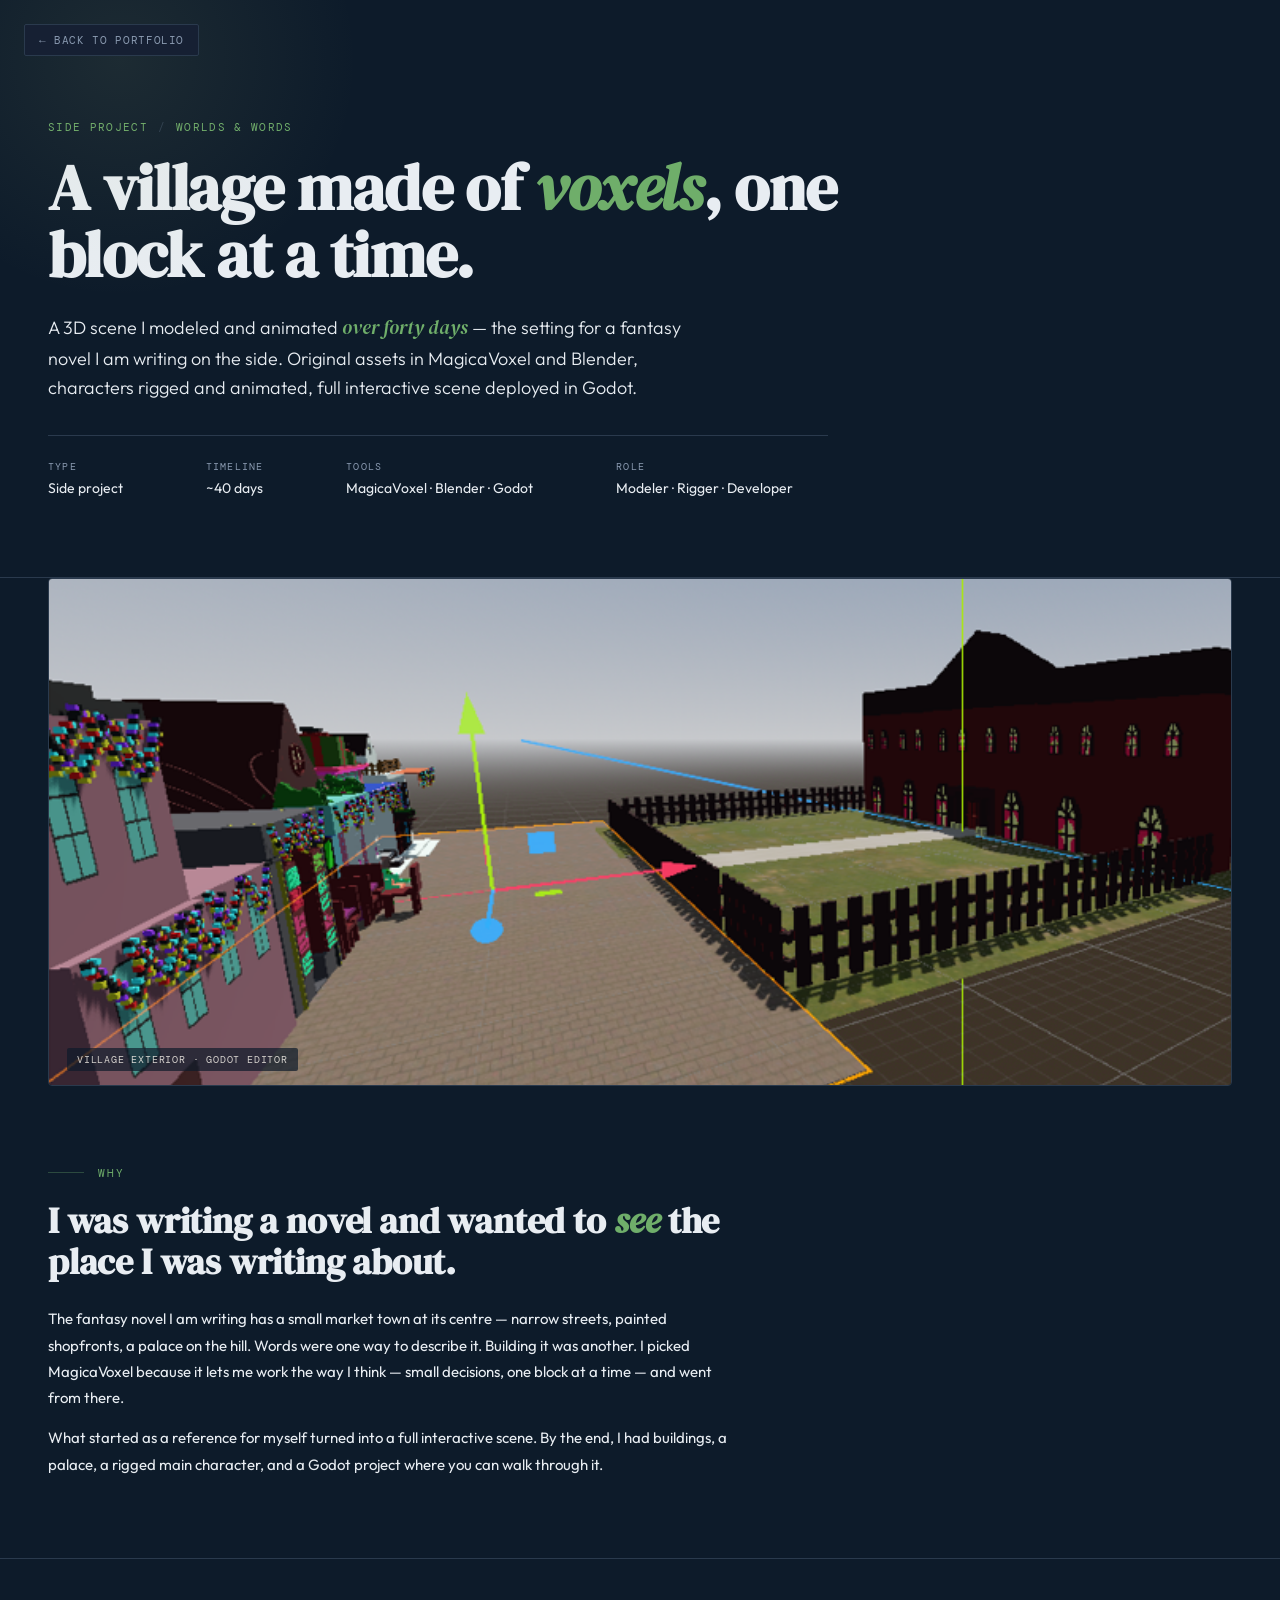
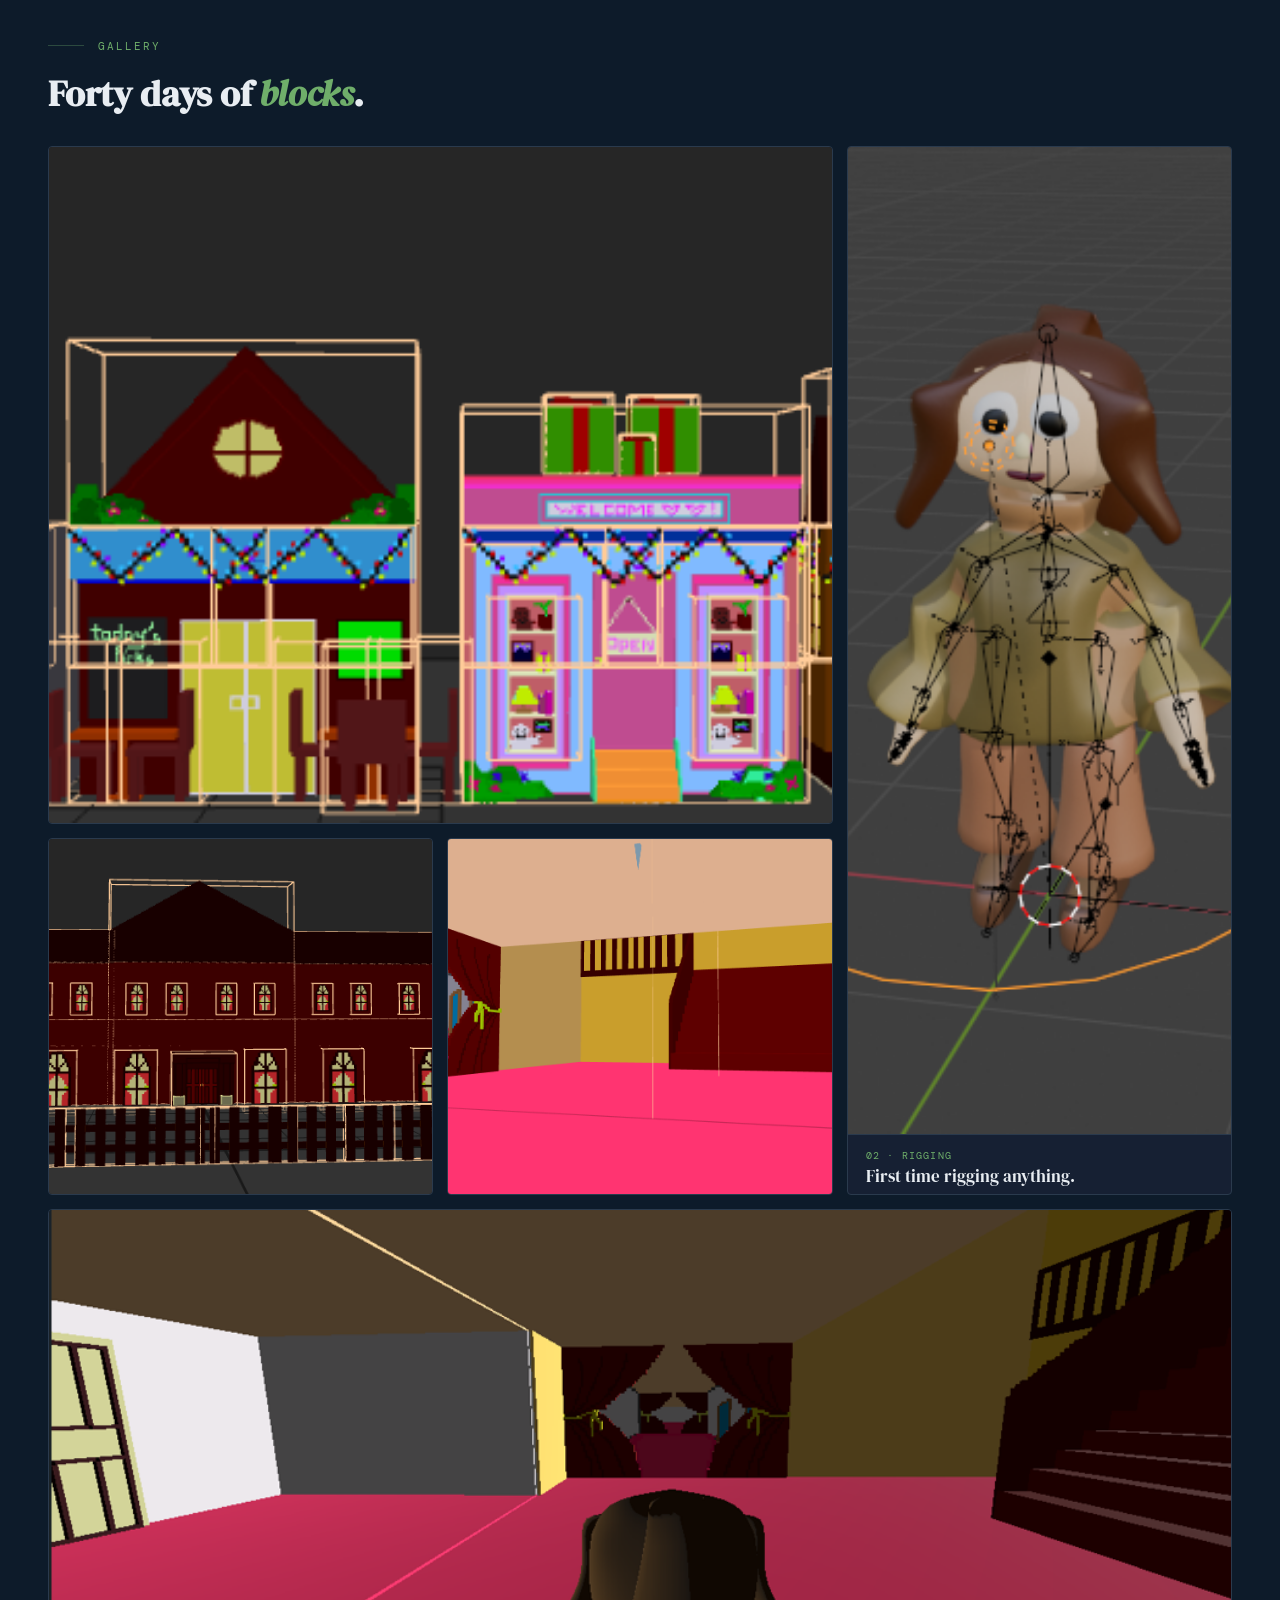
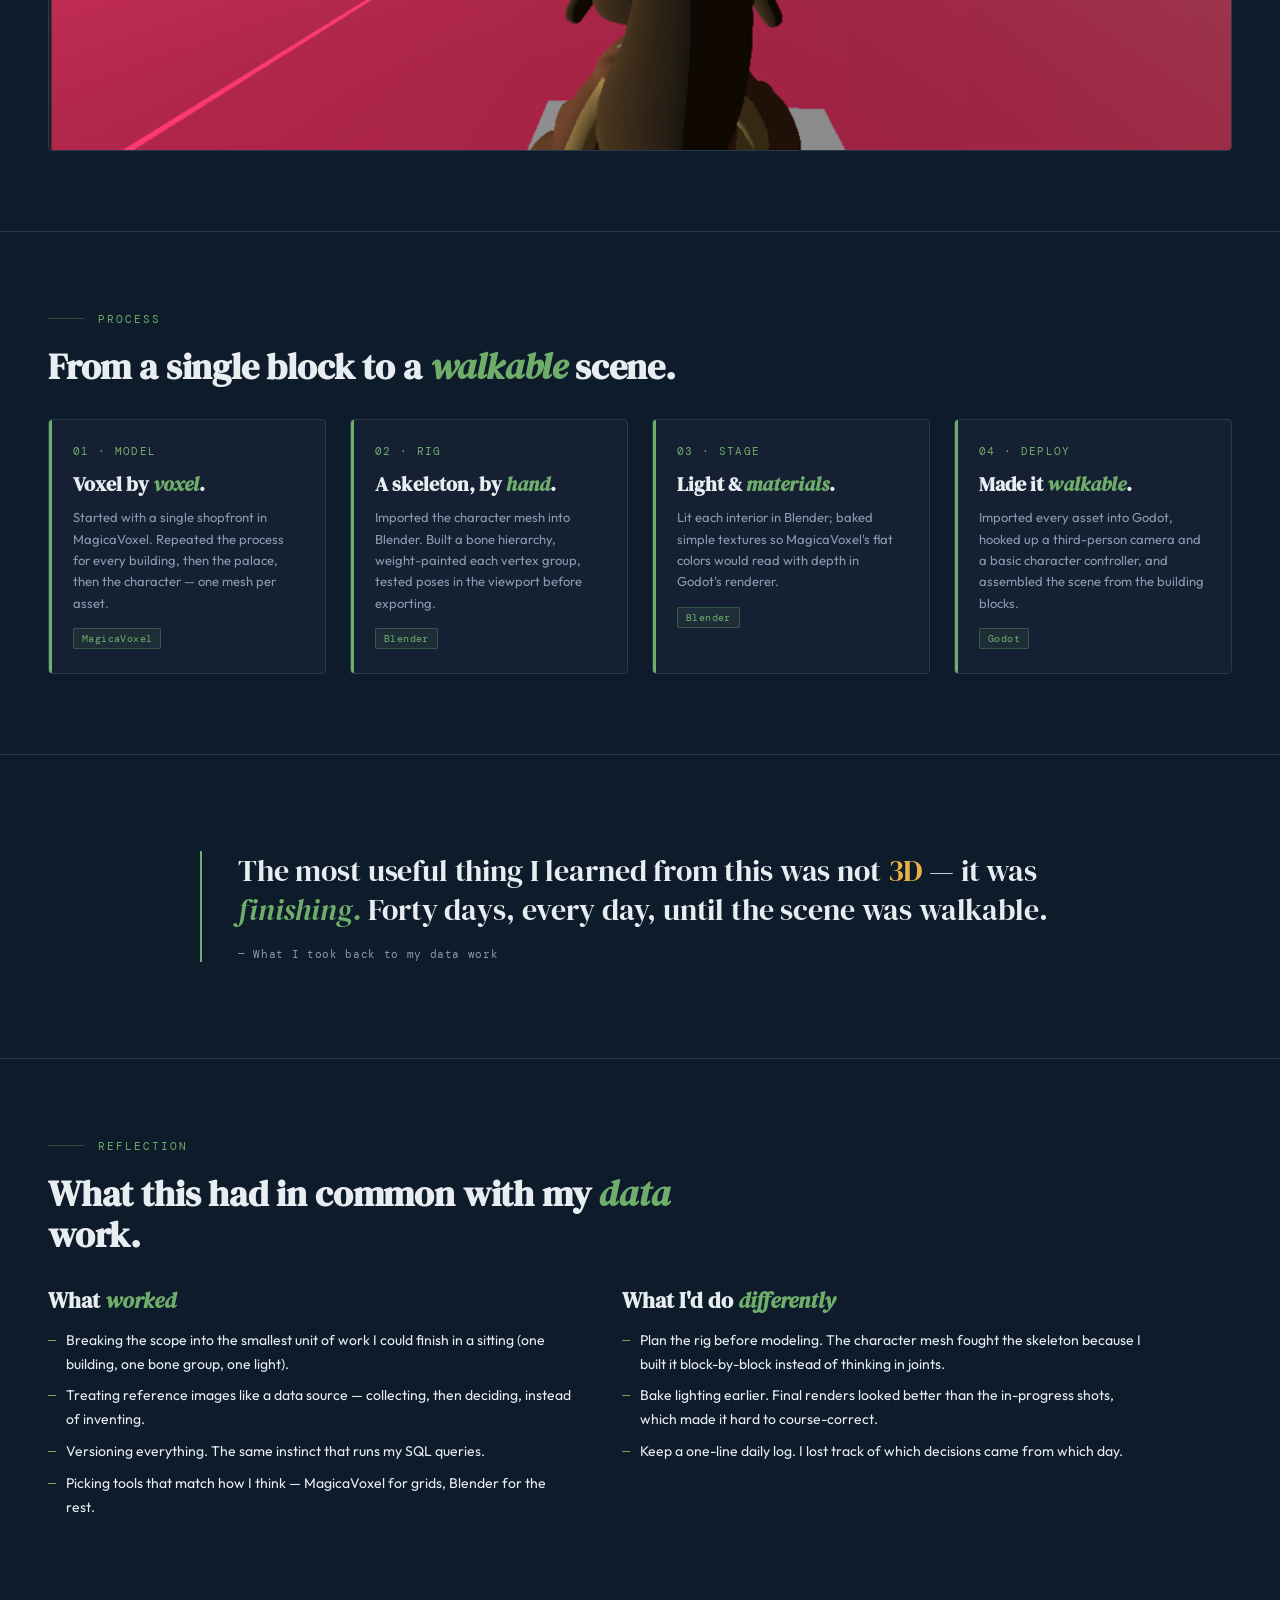
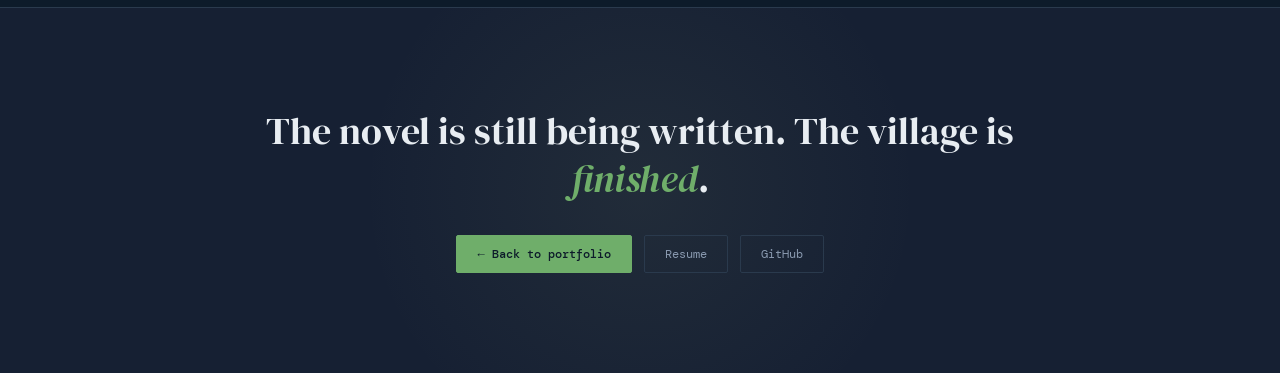
<file: 3dproject.html>
<!doctype html>
<html lang="en">
<head>
<meta charset="UTF-8">
<meta name="viewport" content="width=device-width,initial-scale=1.0">
<title>3D Village Animation · Shefreen Kaur</title>
<link rel="stylesheet" href="colors_and_type.css?v=2">
<style>
  *{margin:0;padding:0;box-sizing:border-box}
  body{background:var(--navy);color:var(--fg-1);font-family:var(--font-body);min-height:100vh}
  a{color:inherit}

  /* ───── BACK LINK ───── */
  .back{position:fixed;top:24px;left:24px;z-index:30;
    font-family:var(--font-mono);font-size:11px;color:var(--fg-muted);
    text-decoration:none;letter-spacing:.06em;
    padding:8px 14px;background:var(--navy-2);border:1px solid var(--navy-4);
    border-radius:var(--r-sharp);transition:all .2s}
  .back:hover{color:var(--moss);border-color:var(--moss-line)}

  /* ───── HERO ───── */
  .hero{padding:120px 48px 80px;border-bottom:1px solid var(--navy-4);
    position:relative;overflow:hidden}
  .hero::before{content:'';position:absolute;top:-180px;left:-120px;width:480px;height:480px;
    border-radius:50%;background:radial-gradient(circle,rgba(168,184,127,.10) 0%,transparent 70%);
    pointer-events:none}

  .crumbs{font-family:var(--font-mono);font-size:11px;color:var(--moss);
    letter-spacing:.12em;margin-bottom:20px;text-transform:uppercase}
  .crumbs .sep{color:var(--navy-4);margin:0 10px}

  .title{font-family:var(--font-display);font-size:64px;line-height:1.05;
    color:var(--fg-1);max-width:820px;margin-bottom:24px;letter-spacing:-0.01em}
  .title em{font-style:italic;color:var(--moss)}

  .lede{font-size:18px;line-height:1.65;max-width:640px;color:var(--fg-1);
    font-weight:300;margin-bottom:32px}
  .lede .accent{font-family:var(--font-display);font-style:italic;color:var(--moss);font-size:19px}

  .hero-meta{display:grid;grid-template-columns:repeat(4,auto);gap:48px;
    padding-top:24px;border-top:1px solid var(--navy-4);max-width:780px}
  .hero-meta .key{font-family:var(--font-mono);font-size:10px;color:var(--fg-muted);
    letter-spacing:.12em;text-transform:uppercase;margin-bottom:6px}
  .hero-meta .val{font-size:14px;color:var(--fg-1)}

  /* ───── HERO IMAGE ───── */
  .hero-img{margin:0 48px;border-radius:var(--r-card);overflow:hidden;
    border:1px solid var(--navy-4);position:relative;
    aspect-ratio:21/9;background:var(--navy-2)}
  .hero-img img{width:100%;height:100%;object-fit:cover;display:block}
  .hero-img .cap{position:absolute;bottom:14px;left:18px;
    font-family:var(--font-mono);font-size:10px;color:rgba(243,239,231,.85);
    letter-spacing:.08em;background:rgba(13,27,42,.7);
    padding:5px 10px;border-radius:var(--r-sharp)}

  /* ───── SECTIONS ───── */
  .section{padding:80px 48px;border-bottom:1px solid var(--navy-4);position:relative}
  .section-label{font-family:var(--font-mono);font-size:11px;color:var(--moss);
    letter-spacing:.18em;text-transform:uppercase;margin-bottom:20px;
    display:flex;align-items:center;gap:14px}
  .section-label::before{content:'';width:36px;height:1px;background:var(--moss-line)}

  .section h2{font-family:var(--font-display);font-size:36px;line-height:1.15;
    color:var(--fg-1);max-width:720px;margin-bottom:24px;letter-spacing:-0.005em}
  .section h2 em{font-style:italic;color:var(--moss)}

  .section p{font-size:15px;line-height:1.75;color:var(--fg-1);
    max-width:680px;margin-bottom:14px}
  .section p:last-child{margin-bottom:0}

  /* ───── GALLERY ───── */
  .gallery{display:grid;grid-template-columns:repeat(6,1fr);gap:14px;
    grid-auto-rows:auto;max-width:1280px;margin:0 auto}
  .tile{border:1px solid var(--navy-4);border-radius:var(--r-card);
    overflow:hidden;background:var(--navy-2);position:relative;
    transition:all .3s var(--ease)}
  .tile:hover{border-color:var(--moss-line);transform:translateY(-2px)}
  .tile img{width:100%;height:100%;object-fit:cover;display:block;aspect-ratio:4/3}
  .tile .meta{padding:14px 18px;border-top:1px solid var(--navy-4)}
  .tile .meta-num{font-family:var(--font-mono);font-size:10px;color:var(--moss);
    letter-spacing:.12em;margin-bottom:4px}
  .tile .meta-title{font-family:var(--font-display);font-size:17px;color:var(--fg-1);line-height:1.25}
  .tile .meta-sub{font-size:12px;color:var(--fg-muted);margin-top:4px;line-height:1.5}

  .tile.wide{grid-column:span 4}
  .tile.tall{grid-column:span 2;grid-row:span 2}
  .tile.tall img{aspect-ratio:auto;height:calc(100% - 60px)}
  .tile.med{grid-column:span 2}
  .tile.full{grid-column:span 6}
  .tile.full img{aspect-ratio:21/8}

  /* ───── PROCESS / 4-STEP ───── */
  .process{display:grid;grid-template-columns:repeat(4,1fr);gap:24px;
    margin-top:32px}
  .step{padding:24px;background:var(--navy-2);border:1px solid var(--navy-4);
    border-radius:var(--r-card);position:relative}
  .step::before{content:'';position:absolute;top:0;left:0;width:3px;height:100%;
    background:var(--moss);border-radius:var(--r-card) 0 0 var(--r-card)}
  .step .num{font-family:var(--font-mono);font-size:11px;color:var(--moss);
    letter-spacing:.12em;margin-bottom:14px}
  .step h3{font-family:var(--font-display);font-size:20px;color:var(--fg-1);
    margin-bottom:10px;line-height:1.25}
  .step h3 em{font-style:italic;color:var(--moss)}
  .step p{font-size:13px;color:var(--fg-muted);line-height:1.65;margin:0;max-width:none}
  .step .tools{margin-top:14px;display:flex;flex-wrap:wrap;gap:6px}
  .step .tools span{font-family:var(--font-mono);font-size:10px;color:var(--moss);
    background:var(--moss-soft);padding:3px 8px;border-radius:var(--r-sharp);
    border:1px solid var(--moss-line);letter-spacing:.04em}

  /* ───── PULL QUOTE ───── */
  .pullquote{font-family:var(--font-display);font-size:30px;line-height:1.3;
    color:var(--fg-1);max-width:880px;margin:0 auto;font-weight:400;
    letter-spacing:-0.005em;text-align:left;padding-left:36px;
    border-left:2px solid var(--moss);position:relative}
  .pullquote em{font-style:italic;color:var(--moss)}
  .pullquote .gold{color:var(--gold)}
  .pullquote-cite{display:block;font-family:var(--font-mono);font-size:11px;
    color:var(--fg-muted);letter-spacing:.06em;margin-top:18px;font-style:normal}

  /* ───── REFLECTION ───── */
  .two-col{display:grid;grid-template-columns:1fr 1fr;gap:48px;max-width:1100px}
  .two-col h3{font-family:var(--font-display);font-size:22px;color:var(--fg-1);
    margin-bottom:14px;line-height:1.25}
  .two-col h3 em{font-style:italic;color:var(--moss)}
  .two-col ul{list-style:none;padding:0}
  .two-col li{font-size:14px;line-height:1.7;color:var(--fg-1);padding-left:18px;
    position:relative;margin-bottom:8px}
  .two-col li::before{content:'';position:absolute;left:0;top:11px;
    width:8px;height:1px;background:var(--moss)}

  /* ───── FOOTER CTA ───── */
  .end{padding:100px 48px;text-align:center;background:var(--navy-2);
    position:relative;overflow:hidden}
  .end::before{content:'';position:absolute;top:50%;left:50%;
    width:560px;height:560px;border-radius:50%;
    background:radial-gradient(circle,rgba(168,184,127,.08) 0%,transparent 70%);
    transform:translate(-50%,-50%);pointer-events:none}
  .end-quote{font-family:var(--font-display);font-size:38px;line-height:1.25;
    color:var(--fg-1);max-width:780px;margin:0 auto 32px;position:relative}
  .end-quote em{font-style:italic;color:var(--moss)}
  .end .links{display:flex;gap:12px;justify-content:center;flex-wrap:wrap;position:relative}
  .end .link{font-family:var(--font-mono);font-size:12px;color:var(--fg-muted);
    text-decoration:none;padding:10px 20px;border:1px solid var(--navy-4);
    border-radius:var(--r-sharp);transition:all .2s}
  .end .link:hover{color:var(--moss);border-color:var(--moss-line)}
  .end .link.primary{background:var(--moss);color:var(--navy);
    border-color:var(--moss);font-weight:500}
  .end .link.primary:hover{background:var(--moss-2)}

  @media(max-width:1000px){
    .gallery{grid-template-columns:repeat(2,1fr)}
    .tile.wide,.tile.tall,.tile.med,.tile.full{grid-column:span 2;grid-row:span 1}
    .tile.tall img{aspect-ratio:4/3;height:auto}
    .process{grid-template-columns:1fr 1fr}
    .two-col{grid-template-columns:1fr}
    .hero-meta{grid-template-columns:1fr 1fr;gap:24px}
  }
  @media(max-width:600px){
    .hero{padding:96px 24px 64px}
    .title{font-size:42px}
    .section{padding:56px 24px}
    .section h2{font-size:28px}
    .hero-img{margin:0 24px}
    .gallery{grid-template-columns:1fr;gap:12px}
    .tile.wide,.tile.tall,.tile.med,.tile.full{grid-column:span 1}
    .process{grid-template-columns:1fr}
    .end{padding:64px 24px}
    .end-quote{font-size:26px}
    .pullquote{font-size:22px;padding-left:22px}
  }
</style>
</head>
<body>

<a class="back" href="index.html">← BACK TO PORTFOLIO</a>

<section class="hero" data-screen-label="01 Hero">
  <div class="crumbs">Side project<span class="sep">/</span>Worlds &amp; Words</div>
  <h1 class="title">A village made of <em>voxels</em>, one block at a time.</h1>
  <p class="lede">
    A 3D scene I modeled and animated <span class="accent">over forty days</span> — the setting for a fantasy novel I am writing on the side. Original assets in MagicaVoxel and Blender, characters rigged and animated, full interactive scene deployed in Godot.
  </p>
  <div class="hero-meta">
    <div><div class="key">Type</div><div class="val">Side project</div></div>
    <div><div class="key">Timeline</div><div class="val">~40 days</div></div>
    <div><div class="key">Tools</div><div class="val">MagicaVoxel · Blender · Godot</div></div>
    <div><div class="key">Role</div><div class="val">Modeler · Rigger · Developer</div></div>
  </div>
</section>

<div class="hero-img">
  <img src="assets/portfolio-3d/village-exterior.png" alt="Village exterior, perspective view in Godot editor">
  <div class="cap">VILLAGE EXTERIOR · GODOT EDITOR</div>
</div>

<section class="section" data-screen-label="02 Why">
  <div class="section-label">Why</div>
  <h2>I was writing a novel and wanted to <em>see</em> the place I was writing about.</h2>
  <p>
    The fantasy novel I am writing has a small market town at its centre — narrow streets, painted shopfronts, a palace on the hill. Words were one way to describe it. Building it was another. I picked MagicaVoxel because it lets me work the way I think — small decisions, one block at a time — and went from there.
  </p>
  <p>
    What started as a reference for myself turned into a full interactive scene. By the end, I had buildings, a palace, a rigged main character, and a Godot project where you can walk through it.
  </p>
</section>

<section class="section" data-screen-label="03 Gallery">
  <div class="section-label">Gallery</div>
  <h2>Forty days of <em>blocks</em>.</h2>

  <div class="gallery" style="margin-top:32px">

    <div class="tile wide">
      <img src="assets/portfolio-3d/buildings.png" alt="Row of voxel buildings with wireframe selection boxes">
      <div class="meta">
        <div class="meta-num">01 · BUILDINGS</div>
        <div class="meta-title">The town in pieces</div>
        <div class="meta-sub">Each shopfront modeled separately so the town could be reconfigured.</div>
      </div>
    </div>

    <div class="tile tall">
      <img src="assets/portfolio-3d/character-rigging.png" alt="Voxel character with skeleton rig in Blender">
      <div class="meta">
        <div class="meta-num">02 · RIGGING</div>
        <div class="meta-title">First time rigging anything.</div>
        <div class="meta-sub">Imported the MagicaVoxel mesh into Blender, built a skeleton, weight-painted by hand.</div>
      </div>
    </div>

    <div class="tile med">
      <img src="assets/portfolio-3d/palace-exterior.png" alt="Voxel palace with red and gold facade">
      <div class="meta">
        <div class="meta-num">03 · PALACE</div>
        <div class="meta-title">Exterior, Blender</div>
      </div>
    </div>

    <div class="tile med">
      <img src="assets/portfolio-3d/palace-interior.png" alt="Inside the voxel palace, pink floor and red curtains">
      <div class="meta">
        <div class="meta-num">04 · INTERIOR</div>
        <div class="meta-title">Throne hall, lit</div>
      </div>
    </div>

    <div class="tile full">
      <img src="assets/portfolio-3d/character-inside.png" alt="Character walking inside the palace, third-person view in Godot">
      <div class="meta">
        <div class="meta-num">05 · GODOT</div>
        <div class="meta-title">Walkable, third-person.</div>
        <div class="meta-sub">Final scene deployed in Godot. Camera follows the character; lighting baked from the palace windows.</div>
      </div>
    </div>

  </div>
</section>

<section class="section" data-screen-label="04 Process">
  <div class="section-label">Process</div>
  <h2>From a single block to a <em>walkable</em> scene.</h2>

  <div class="process">
    <div class="step">
      <div class="num">01 · MODEL</div>
      <h3>Voxel by <em>voxel</em>.</h3>
      <p>Started with a single shopfront in MagicaVoxel. Repeated the process for every building, then the palace, then the character — one mesh per asset.</p>
      <div class="tools"><span>MagicaVoxel</span></div>
    </div>
    <div class="step">
      <div class="num">02 · RIG</div>
      <h3>A skeleton, by <em>hand</em>.</h3>
      <p>Imported the character mesh into Blender. Built a bone hierarchy, weight-painted each vertex group, tested poses in the viewport before exporting.</p>
      <div class="tools"><span>Blender</span></div>
    </div>
    <div class="step">
      <div class="num">03 · STAGE</div>
      <h3>Light &amp; <em>materials</em>.</h3>
      <p>Lit each interior in Blender; baked simple textures so MagicaVoxel's flat colors would read with depth in Godot's renderer.</p>
      <div class="tools"><span>Blender</span></div>
    </div>
    <div class="step">
      <div class="num">04 · DEPLOY</div>
      <h3>Made it <em>walkable</em>.</h3>
      <p>Imported every asset into Godot, hooked up a third-person camera and a basic character controller, and assembled the scene from the building blocks.</p>
      <div class="tools"><span>Godot</span></div>
    </div>
  </div>
</section>

<section class="section" data-screen-label="05 Pullquote" style="text-align:center;padding:96px 48px">
  <blockquote class="pullquote">
    The most useful thing I learned from this was not <span class="gold">3D</span> — it was <em>finishing.</em> Forty days, every day, until the scene was walkable.
    <cite class="pullquote-cite">— What I took back to my data work</cite>
  </blockquote>
</section>

<section class="section" data-screen-label="06 Reflection">
  <div class="section-label">Reflection</div>
  <h2>What this had in common with my <em>data</em> work.</h2>

  <div class="two-col" style="margin-top:32px">
    <div>
      <h3>What <em>worked</em></h3>
      <ul>
        <li>Breaking the scope into the smallest unit of work I could finish in a sitting (one building, one bone group, one light).</li>
        <li>Treating reference images like a data source — collecting, then deciding, instead of inventing.</li>
        <li>Versioning everything. The same instinct that runs my SQL queries.</li>
        <li>Picking tools that match how I think — MagicaVoxel for grids, Blender for the rest.</li>
      </ul>
    </div>
    <div>
      <h3>What I'd do <em>differently</em></h3>
      <ul>
        <li>Plan the rig before modeling. The character mesh fought the skeleton because I built it block-by-block instead of thinking in joints.</li>
        <li>Bake lighting earlier. Final renders looked better than the in-progress shots, which made it hard to course-correct.</li>
        <li>Keep a one-line daily log. I lost track of which decisions came from which day.</li>
      </ul>
    </div>
  </div>
</section>

<section class="end" data-screen-label="07 End">
  <div class="end-quote">
    The novel is still being written. The village is <em>finished</em>.
  </div>
  <div class="links">
    <a class="link primary" href="index.html">← Back to portfolio</a>
    <a class="link" href="resume.html" target="_blank" rel="noreferrer">Resume</a>
    <a class="link" href="https://github.com/shefreenkaur" target="_blank" rel="noreferrer">GitHub</a>
  </div>
</section>

</body>
</html>
</file>
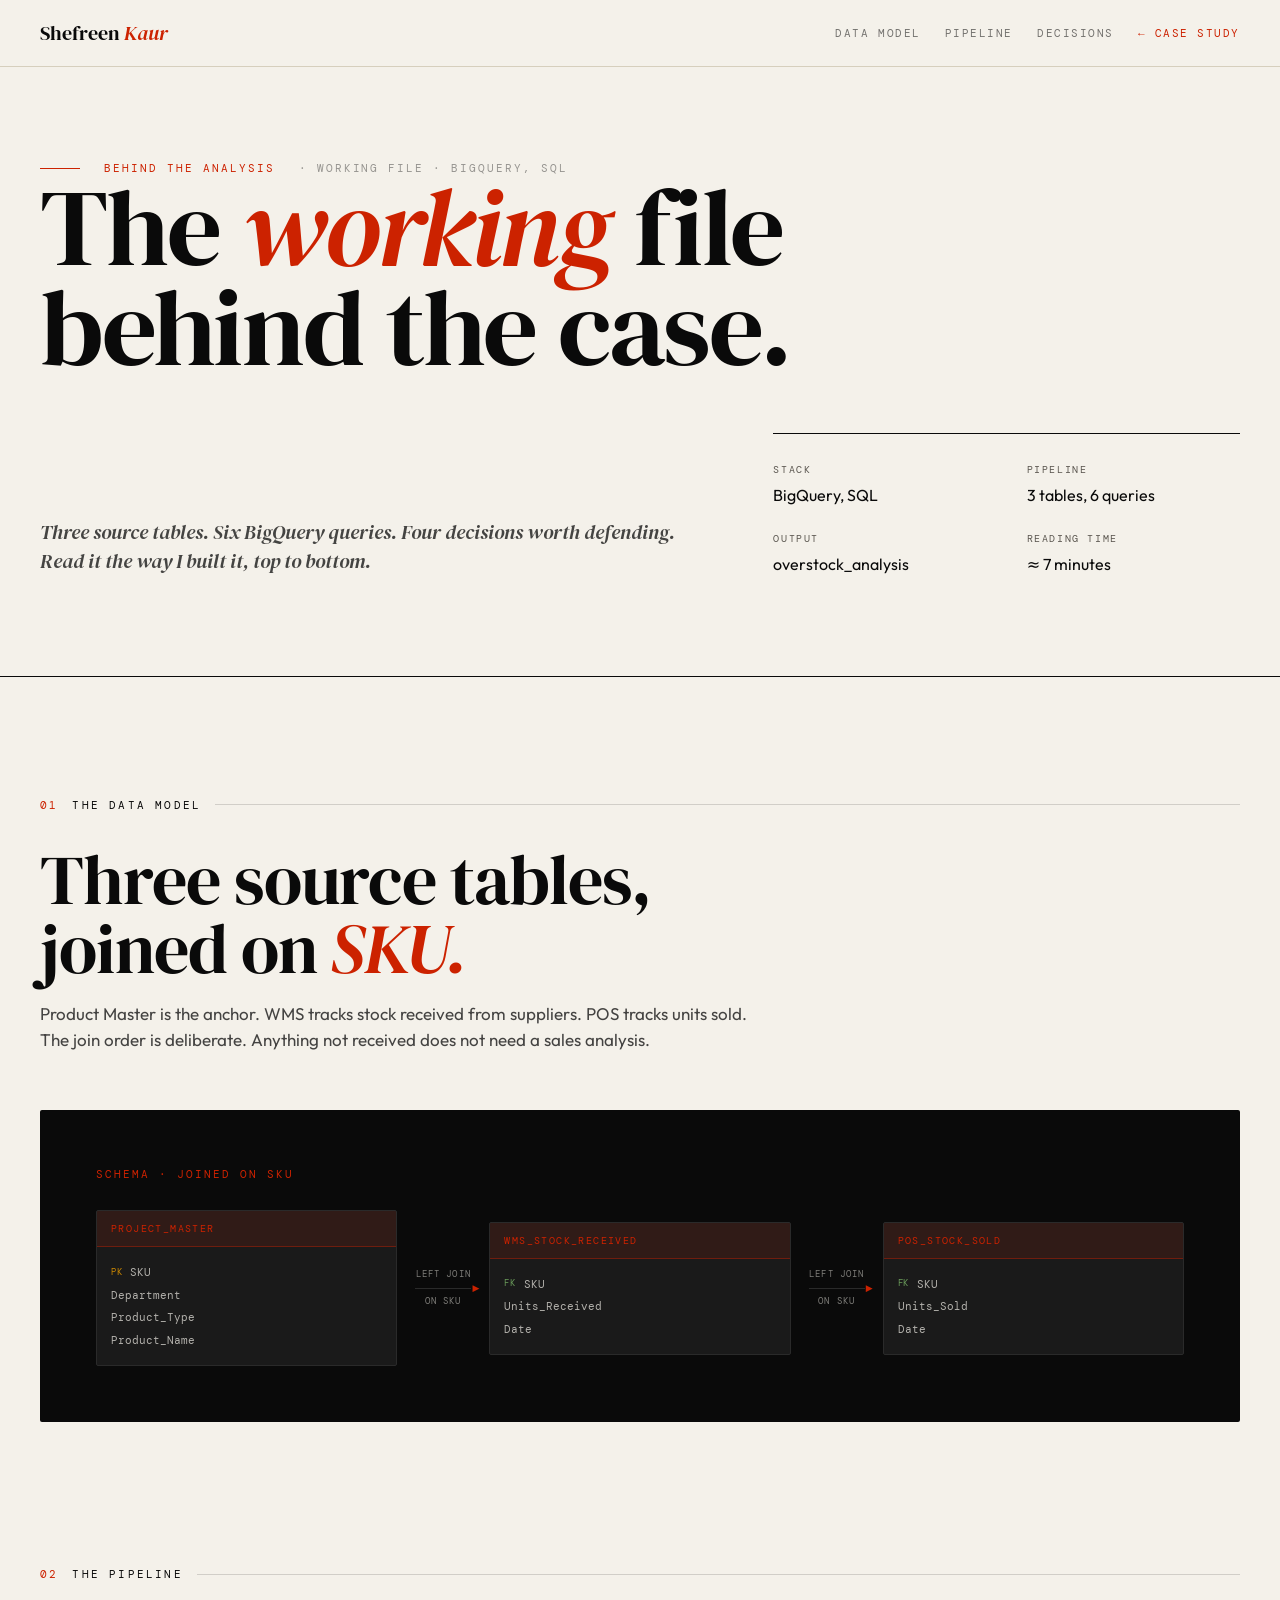
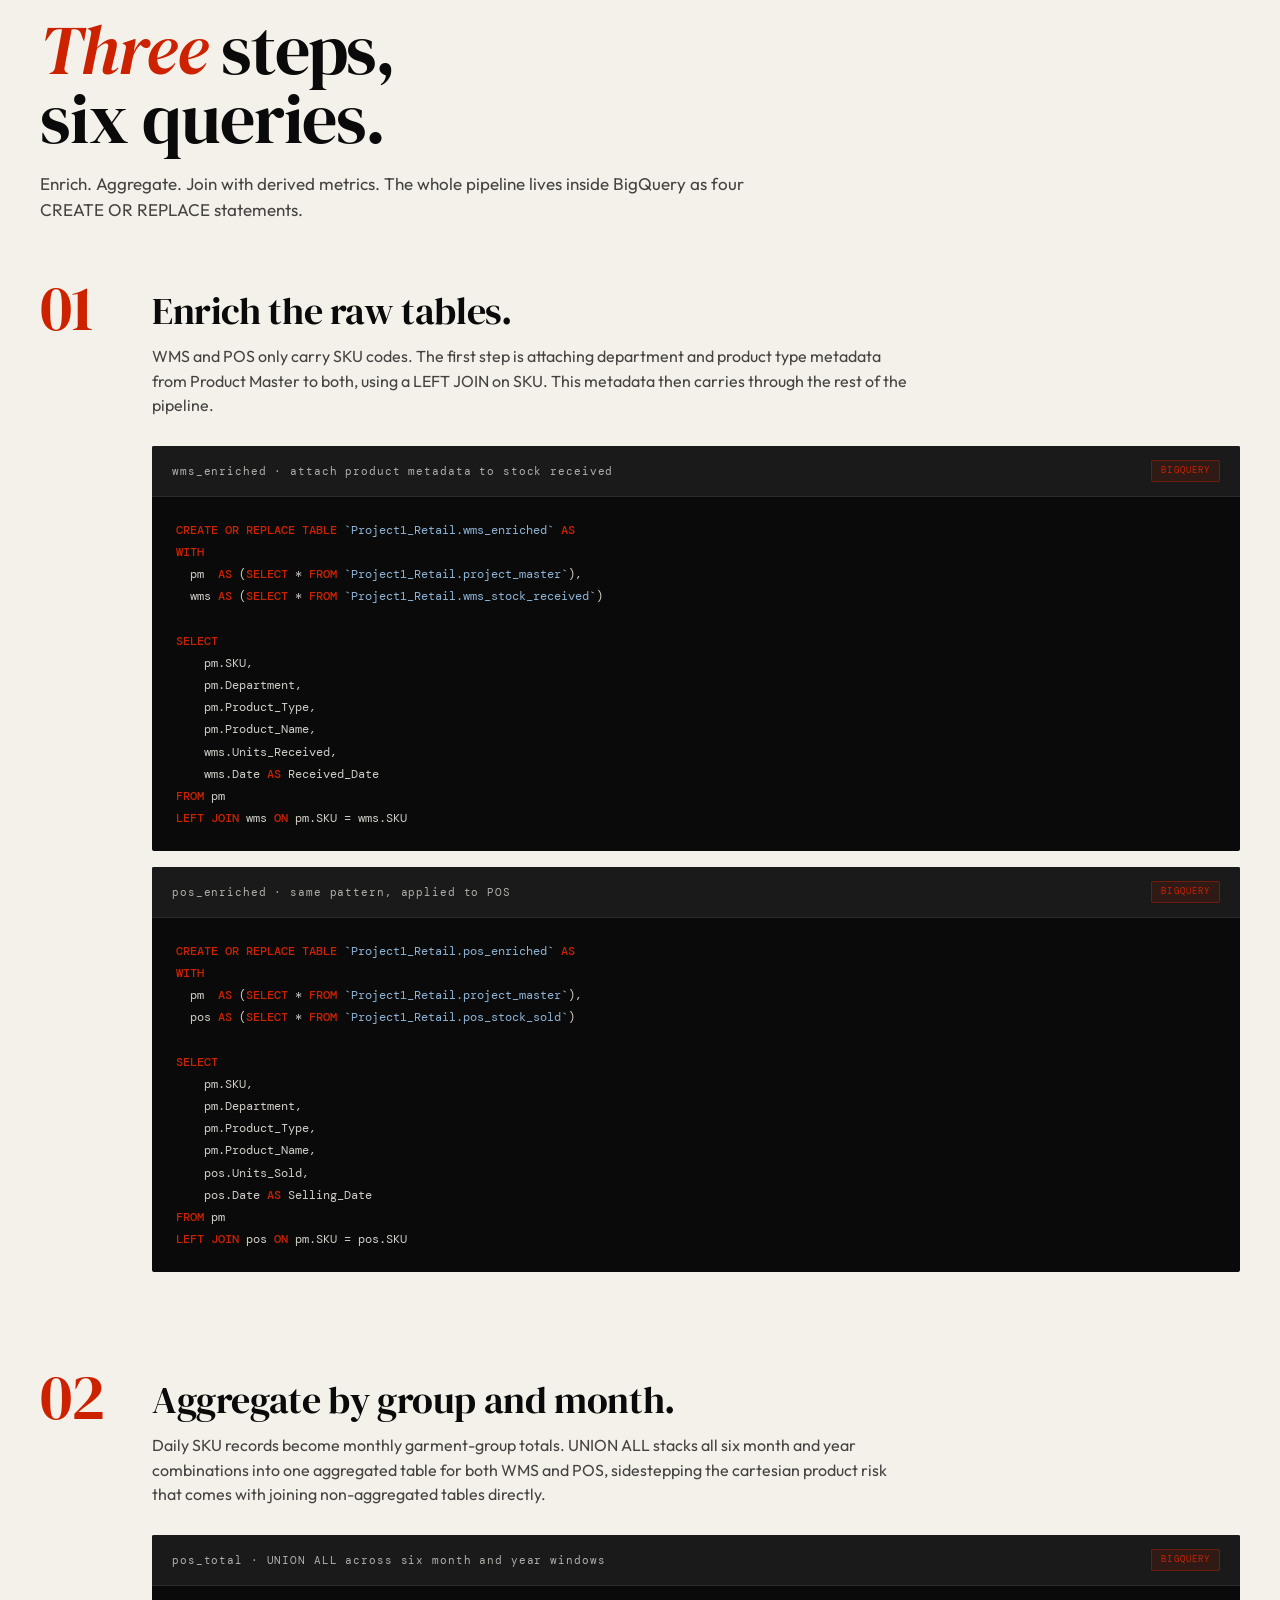
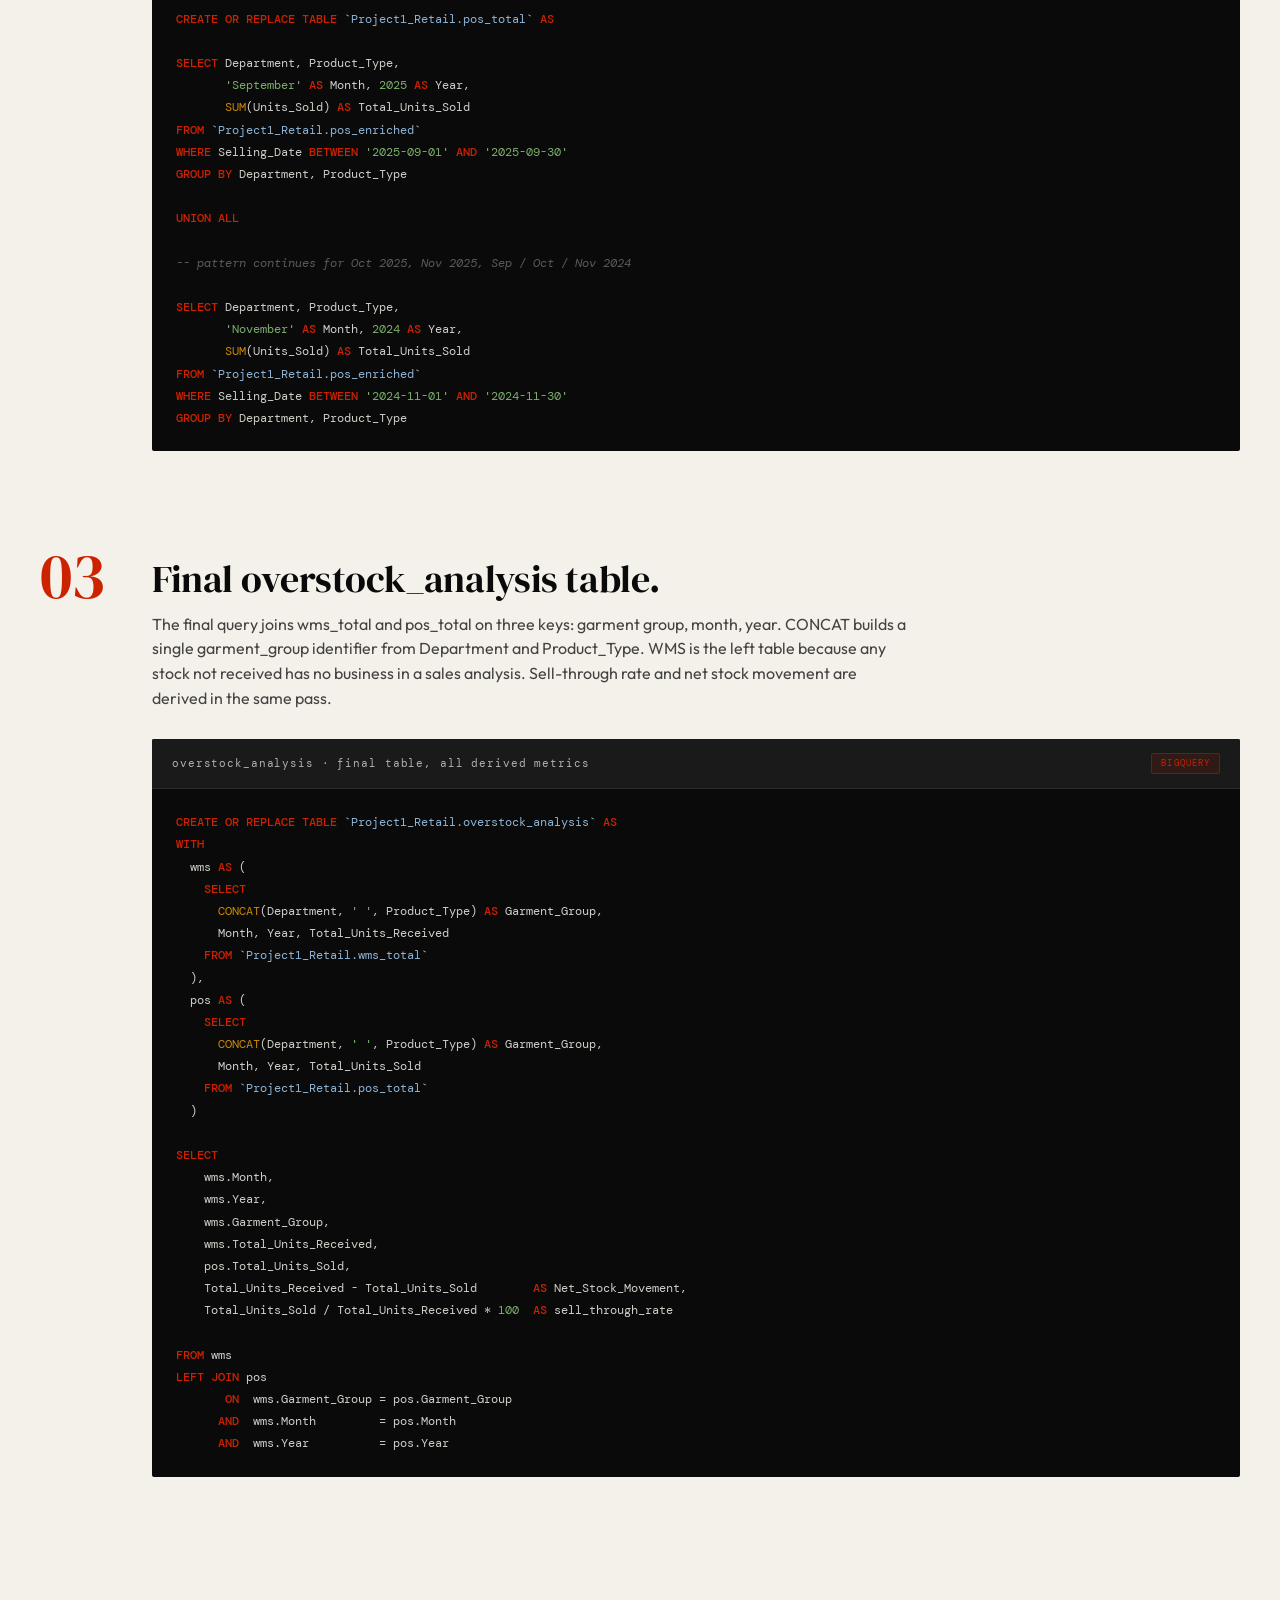
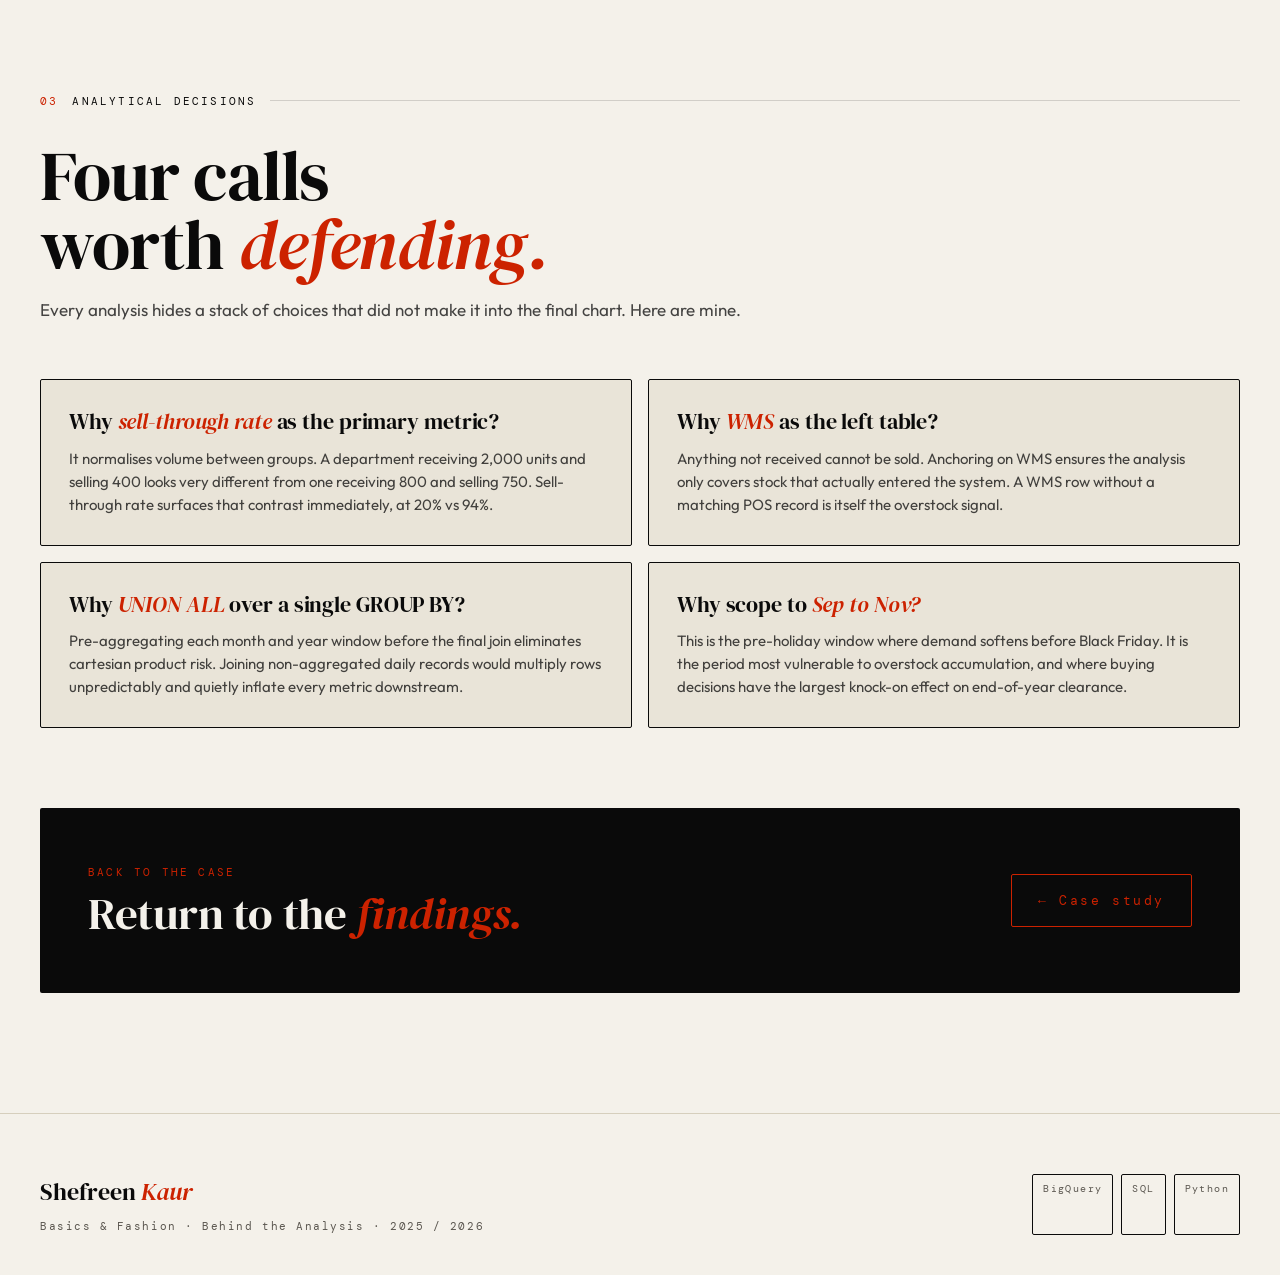
<file: behind-the-analysis.html>
<!DOCTYPE html>
<html lang="en">
<head>
<meta charset="UTF-8">
<meta name="viewport" content="width=device-width, initial-scale=1.0">
<title>Behind the Analysis · Basics &amp; Fashion · Shefreen Kaur</title>
<link href="https://fonts.googleapis.com/css2?family=DM+Serif+Display:ital@0;1&family=Outfit:wght@300;400;500;600;700&family=DM+Mono:wght@400;500&display=swap" rel="stylesheet">
<style>
  *, *::before, *::after { box-sizing: border-box; margin: 0; padding: 0; }

  :root {
    --y2024: #b8b3a8;
    --y2024-dark: #5a564f;
    --y2025: #cc2200;
    --y2025-dim: #f7d8d2;

    --ink: #0a0a0a;
    --ink-2: #1a1a1a;
    --paper: #f4f1ea;
    --paper-2: #e9e4d8;
    --line-dark: #2a2a2a;
    --line-light: #d6cfbd;

    --serif: 'DM Serif Display', Georgia, serif;
    --sans: 'Outfit', system-ui, sans-serif;
    --mono: 'DM Mono', monospace;
  }

  html { scroll-behavior: smooth; }
  body {
    font-family: var(--sans);
    line-height: 1.5;
    overflow-x: hidden;
    background: var(--paper);
    color: var(--ink);
    -webkit-font-smoothing: antialiased;
  }

  .dark  { background: var(--ink);   color: var(--paper); }
  .paper { background: var(--paper); color: var(--ink); }

  /* NAV */
  nav {
    position: fixed;
    top: 0; left: 0; right: 0;
    z-index: 100;
    display: flex;
    align-items: center;
    justify-content: space-between;
    padding: 18px 40px;
    background: rgba(244,241,234,0.9);
    backdrop-filter: blur(14px);
    border-bottom: 1px solid var(--line-light);
  }
  .nav-logo {
    font-family: var(--serif);
    font-size: 20px;
  }
  .nav-logo i { color: var(--y2025); font-style: italic; }
  .nav-right {
    display: flex;
    gap: 24px;
    align-items: center;
    font-family: var(--mono);
    font-size: 11px;
    letter-spacing: 0.14em;
    text-transform: uppercase;
  }
  .nav-right a { color: inherit; text-decoration: none; opacity: .55; transition: opacity .2s; }
  .nav-right a:hover { opacity: 1; }
  .nav-back { color: var(--y2025) !important; opacity: 1 !important; }

  /* HERO */
  .hero {
    padding: 160px 40px 100px;
    border-bottom: 1px solid var(--ink);
    display: grid;
    grid-template-columns: 1fr;
    gap: 56px;
  }
  .hero-eyebrow {
    display: flex;
    gap: 24px;
    align-items: center;
    font-family: var(--mono);
    font-size: 11px;
    letter-spacing: 0.18em;
    text-transform: uppercase;
    color: var(--y2025);
  }
  .hero-eyebrow .bar { width: 40px; height: 1px; background: var(--y2025); }
  .hero-eyebrow .meta { color: rgba(10,10,10,.4); }

  .hero-title {
    font-family: var(--serif);
    font-size: clamp(56px, 8.5vw, 124px);
    line-height: 0.92;
    letter-spacing: -0.02em;
    max-width: 1100px;
    font-weight: 400;
  }
  .hero-title i { color: var(--y2025); }

  .hero-bottom {
    display: grid;
    grid-template-columns: 1.4fr 1fr;
    gap: 80px;
    align-items: end;
  }
  .hero-lede {
    font-family: var(--serif);
    font-size: clamp(20px, 1.6vw, 26px);
    line-height: 1.4;
    color: rgba(10,10,10,.75);
    max-width: 640px;
    font-style: italic;
  }
  .hero-meta {
    display: grid;
    grid-template-columns: 1fr 1fr;
    gap: 24px 40px;
    border-top: 1px solid var(--ink);
    padding-top: 28px;
  }
  .hero-meta .l {
    font-family: var(--mono);
    font-size: 10px;
    letter-spacing: 0.16em;
    text-transform: uppercase;
    color: var(--y2024-dark);
    margin-bottom: 6px;
  }
  .hero-meta .v {
    font-family: var(--sans);
    font-size: 16px;
    color: var(--ink);
  }

  /* SECTION */
  section.block { padding: 120px 40px; }
  .eyebrow {
    display: flex;
    align-items: center;
    gap: 14px;
    font-family: var(--mono);
    font-size: 11px;
    letter-spacing: 0.2em;
    text-transform: uppercase;
    margin-bottom: 32px;
  }
  .eyebrow .num { color: var(--y2025); }
  .eyebrow::after { content: ''; flex: 1; height: 1px; background: currentColor; opacity: .15; }

  .h2 {
    font-family: var(--serif);
    font-size: clamp(36px, 5.5vw, 76px);
    line-height: 0.98;
    letter-spacing: -0.015em;
    margin-bottom: 18px;
    font-weight: 400;
  }
  .h2 i { color: var(--y2025); }

  .lede {
    font-family: var(--sans);
    font-size: 17px;
    line-height: 1.55;
    max-width: 720px;
    opacity: .75;
    margin-bottom: 56px;
  }

  /* DATA MODEL — three tables */
  .model-wrap { background: var(--ink); color: var(--paper); padding: 56px; border-radius: 2px; margin-bottom: 24px; }
  .model-title {
    font-family: var(--mono);
    font-size: 11px;
    letter-spacing: 0.18em;
    text-transform: uppercase;
    color: var(--y2025);
    margin-bottom: 28px;
  }
  .data-model {
    display: grid;
    grid-template-columns: 1fr auto 1fr auto 1fr;
    gap: 0;
    align-items: center;
  }
  .db-table {
    border: 1px solid var(--line-dark);
    border-radius: 2px;
    overflow: hidden;
    background: var(--ink-2);
  }
  .db-table-header {
    background: rgba(204,34,0,0.12);
    border-bottom: 1px solid rgba(204,34,0,0.4);
    padding: 10px 14px;
    font-family: var(--mono);
    font-size: 10px;
    letter-spacing: 0.14em;
    text-transform: uppercase;
    color: var(--y2025);
  }
  .db-table-body { padding: 14px; }
  .db-field {
    font-family: var(--mono);
    font-size: 11px;
    color: rgba(244,241,234,.7);
    padding: 3px 0;
    display: flex;
    align-items: center;
    gap: 8px;
  }
  .db-field .pk { color: #cc8800; font-size: 9px; letter-spacing: .08em; }
  .db-field .fk { color: #6a9b5a; font-size: 9px; letter-spacing: .08em; }
  .join-arrow {
    display: flex;
    flex-direction: column;
    align-items: center;
    padding: 0 18px;
    gap: 6px;
  }
  .join-label {
    font-family: var(--mono);
    font-size: 9px;
    color: rgba(244,241,234,.5);
    letter-spacing: 0.12em;
    text-transform: uppercase;
    white-space: nowrap;
  }
  .join-line {
    width: 56px;
    height: 1px;
    background: var(--line-dark);
    position: relative;
  }
  .join-line::after {
    content: '▶';
    position: absolute;
    right: -8px;
    top: -7px;
    font-size: 9px;
    color: var(--y2025);
  }

  /* STEP HEADERS */
  .step {
    display: grid;
    grid-template-columns: 80px 1fr;
    gap: 32px;
    margin-bottom: 80px;
    align-items: start;
  }
  .step-num {
    font-family: var(--serif);
    font-size: 64px;
    line-height: 0.9;
    color: var(--y2025);
    letter-spacing: -0.02em;
  }
  .step-body { padding-top: 12px; }
  .step-title {
    font-family: var(--serif);
    font-size: clamp(28px, 3vw, 40px);
    line-height: 1.05;
    letter-spacing: -0.01em;
    margin-bottom: 12px;
  }
  .step-desc {
    font-family: var(--sans);
    font-size: 16px;
    line-height: 1.55;
    max-width: 760px;
    opacity: .75;
    margin-bottom: 28px;
  }

  /* SQL BLOCKS */
  .sql-block {
    background: var(--ink);
    border-radius: 2px;
    overflow: hidden;
    margin-bottom: 16px;
    color: var(--paper);
  }
  .sql-block-header {
    display: flex;
    align-items: center;
    justify-content: space-between;
    padding: 14px 20px;
    background: var(--ink-2);
    border-bottom: 1px solid var(--line-dark);
  }
  .sql-block-title {
    font-family: var(--mono);
    font-size: 11px;
    color: rgba(244,241,234,.7);
    letter-spacing: 0.08em;
  }
  .sql-tag {
    font-family: var(--mono);
    font-size: 9px;
    color: var(--y2025);
    background: rgba(204,34,0,0.12);
    border: 1px solid rgba(204,34,0,0.4);
    padding: 3px 9px;
    border-radius: 2px;
    letter-spacing: 0.12em;
    text-transform: uppercase;
  }
  .sql-code {
    padding: 22px 24px;
    font-family: var(--mono);
    font-size: 12px;
    line-height: 1.85;
    color: rgba(244,241,234,.85);
    overflow-x: auto;
    white-space: pre;
  }
  .sql-kw { color: var(--y2025); font-weight: 500; }
  .sql-fn { color: #cc8800; }
  .sql-str { color: #7aae6a; }
  .sql-cm { color: rgba(244,241,234,.35); font-style: italic; }
  .sql-tbl { color: #8eb4d6; }

  /* DECISION CARDS */
  .decision-grid {
    display: grid;
    grid-template-columns: 1fr 1fr;
    gap: 16px;
    margin-top: 16px;
  }
  .decision-card {
    background: var(--paper-2);
    border: 1px solid var(--ink);
    border-radius: 2px;
    padding: 28px;
  }
  .decision-q {
    font-family: var(--serif);
    font-size: 22px;
    line-height: 1.2;
    margin-bottom: 12px;
    letter-spacing: -0.005em;
  }
  .decision-q i { color: var(--y2025); }
  .decision-a {
    font-family: var(--sans);
    font-size: 15px;
    line-height: 1.55;
    color: rgba(10,10,10,.75);
  }

  /* CTA BACK */
  .cta-back {
    display: grid;
    grid-template-columns: 1fr auto;
    gap: 60px;
    align-items: center;
    background: var(--ink);
    color: var(--paper);
    border-radius: 2px;
    padding: 56px 48px;
    margin-top: 80px;
    text-decoration: none;
  }
  .cta-eyebrow {
    font-family: var(--mono);
    font-size: 11px;
    letter-spacing: 0.2em;
    text-transform: uppercase;
    color: var(--y2025);
    margin-bottom: 12px;
  }
  .cta-title {
    font-family: var(--serif);
    font-size: clamp(28px, 3.5vw, 48px);
    line-height: 1;
    letter-spacing: -0.01em;
  }
  .cta-title i { color: var(--y2025); }
  .cta-arrow {
    font-family: var(--mono);
    font-size: 13px;
    letter-spacing: 0.2em;
    border: 1px solid var(--y2025);
    color: var(--y2025);
    padding: 16px 26px;
    border-radius: 2px;
    transition: background .2s, color .2s;
  }
  .cta-back:hover .cta-arrow { background: var(--y2025); color: #fff; }

  /* FOOTER */
  footer {
    padding: 60px 40px 40px;
    border-top: 1px solid var(--line-light);
    display: flex;
    justify-content: space-between;
    flex-wrap: wrap;
    gap: 32px;
  }
  .foot-name { font-family: var(--serif); font-size: 24px; }
  .foot-name i { color: var(--y2025); }
  .foot-meta {
    font-family: var(--mono);
    font-size: 11px;
    letter-spacing: 0.14em;
    color: var(--y2024-dark);
    margin-top: 8px;
  }
  .foot-stack { display: flex; gap: 8px; flex-wrap: wrap; }
  .stack-tag {
    font-family: var(--mono);
    font-size: 10px;
    letter-spacing: 0.14em;
    color: var(--y2024-dark);
    border: 1px solid var(--ink);
    padding: 6px 10px;
    border-radius: 2px;
  }

  @media (max-width: 980px) {
    .data-model { grid-template-columns: 1fr; gap: 16px; }
    .join-arrow { flex-direction: row; padding: 8px; }
    .join-line { width: 1px; height: 40px; }
    .join-line::after { right: -7px; top: auto; bottom: -8px; transform: rotate(90deg); }
    .step { grid-template-columns: 1fr; gap: 16px; }
    .decision-grid { grid-template-columns: 1fr; }
    .cta-back { grid-template-columns: 1fr; }
    .hero-bottom { grid-template-columns: 1fr; }
    .model-wrap { padding: 28px 24px; }
  }
</style>
</head>
<body class="paper">

<nav>
  <div class="nav-logo">Shefreen <i>Kaur</i></div>
  <div class="nav-right">
    <a href="#model">Data model</a>
    <a href="#pipeline">Pipeline</a>
    <a href="#decisions">Decisions</a>
    <a class="nav-back" href="basics-and-fashion.html">← Case study</a>
  </div>
</nav>

<!-- HERO -->
<section class="hero" data-screen-label="01 BTS Hero">
  <div>
    <div class="hero-eyebrow">
      <span class="bar"></span>
      <span>Behind the analysis</span>
      <span class="meta">· Working file · BigQuery, SQL</span>
    </div>
    <h1 class="hero-title">The <i>working</i> file<br>behind the case.</h1>
  </div>

  <div class="hero-bottom">
    <p class="hero-lede">
      Three source tables. Six BigQuery queries. Four decisions worth defending. Read it the way I built it, top to bottom.
    </p>
    <div class="hero-meta">
      <div><div class="l">Stack</div><div class="v">BigQuery, SQL</div></div>
      <div><div class="l">Pipeline</div><div class="v">3 tables, 6 queries</div></div>
      <div><div class="l">Output</div><div class="v">overstock_analysis</div></div>
      <div><div class="l">Reading time</div><div class="v">≈ 7 minutes</div></div>
    </div>
  </div>
</section>

<!-- DATA MODEL -->
<section class="block" id="model" data-screen-label="02 Data model">
  <div class="eyebrow"><span class="num">01</span><span>The data model</span></div>
  <h2 class="h2">Three source tables,<br>joined on <i>SKU.</i></h2>
  <p class="lede">Product Master is the anchor. WMS tracks stock received from suppliers. POS tracks units sold. The join order is deliberate. Anything not received does not need a sales analysis.</p>

  <div class="model-wrap">
    <div class="model-title">Schema · joined on SKU</div>
    <div class="data-model">
      <div class="db-table">
        <div class="db-table-header">project_master</div>
        <div class="db-table-body">
          <div class="db-field"><span class="pk">PK</span> SKU</div>
          <div class="db-field">Department</div>
          <div class="db-field">Product_Type</div>
          <div class="db-field">Product_Name</div>
        </div>
      </div>
      <div class="join-arrow">
        <div class="join-label">LEFT JOIN</div>
        <div class="join-line"></div>
        <div class="join-label">on SKU</div>
      </div>
      <div class="db-table">
        <div class="db-table-header">wms_stock_received</div>
        <div class="db-table-body">
          <div class="db-field"><span class="fk">FK</span> SKU</div>
          <div class="db-field">Units_Received</div>
          <div class="db-field">Date</div>
        </div>
      </div>
      <div class="join-arrow">
        <div class="join-label">LEFT JOIN</div>
        <div class="join-line"></div>
        <div class="join-label">on SKU</div>
      </div>
      <div class="db-table">
        <div class="db-table-header">pos_stock_sold</div>
        <div class="db-table-body">
          <div class="db-field"><span class="fk">FK</span> SKU</div>
          <div class="db-field">Units_Sold</div>
          <div class="db-field">Date</div>
        </div>
      </div>
    </div>
  </div>
</section>

<!-- PIPELINE -->
<section class="block" id="pipeline" data-screen-label="03 Pipeline" style="padding-top:0;">
  <div class="eyebrow"><span class="num">02</span><span>The pipeline</span></div>
  <h2 class="h2"><i>Three</i> steps,<br>six queries.</h2>
  <p class="lede">Enrich. Aggregate. Join with derived metrics. The whole pipeline lives inside BigQuery as four CREATE OR REPLACE statements.</p>

  <!-- STEP 1 -->
  <div class="step">
    <div class="step-num">01</div>
    <div class="step-body">
      <div class="step-title">Enrich the raw tables.</div>
      <p class="step-desc">WMS and POS only carry SKU codes. The first step is attaching department and product type metadata from Product Master to both, using a LEFT JOIN on SKU. This metadata then carries through the rest of the pipeline.</p>

      <div class="sql-block">
        <div class="sql-block-header">
          <span class="sql-block-title">wms_enriched · attach product metadata to stock received</span>
          <span class="sql-tag">BigQuery</span>
        </div>
        <div class="sql-code"><span class="sql-kw">CREATE OR REPLACE TABLE</span> <span class="sql-tbl">`Project1_Retail.wms_enriched`</span> <span class="sql-kw">AS</span>
<span class="sql-kw">WITH</span>
  pm  <span class="sql-kw">AS</span> (<span class="sql-kw">SELECT</span> * <span class="sql-kw">FROM</span> <span class="sql-tbl">`Project1_Retail.project_master`</span>),
  wms <span class="sql-kw">AS</span> (<span class="sql-kw">SELECT</span> * <span class="sql-kw">FROM</span> <span class="sql-tbl">`Project1_Retail.wms_stock_received`</span>)

<span class="sql-kw">SELECT</span>
    pm.SKU,
    pm.Department,
    pm.Product_Type,
    pm.Product_Name,
    wms.Units_Received,
    wms.Date <span class="sql-kw">AS</span> Received_Date
<span class="sql-kw">FROM</span> pm
<span class="sql-kw">LEFT JOIN</span> wms <span class="sql-kw">ON</span> pm.SKU = wms.SKU</div>
      </div>

      <div class="sql-block">
        <div class="sql-block-header">
          <span class="sql-block-title">pos_enriched · same pattern, applied to POS</span>
          <span class="sql-tag">BigQuery</span>
        </div>
        <div class="sql-code"><span class="sql-kw">CREATE OR REPLACE TABLE</span> <span class="sql-tbl">`Project1_Retail.pos_enriched`</span> <span class="sql-kw">AS</span>
<span class="sql-kw">WITH</span>
  pm  <span class="sql-kw">AS</span> (<span class="sql-kw">SELECT</span> * <span class="sql-kw">FROM</span> <span class="sql-tbl">`Project1_Retail.project_master`</span>),
  pos <span class="sql-kw">AS</span> (<span class="sql-kw">SELECT</span> * <span class="sql-kw">FROM</span> <span class="sql-tbl">`Project1_Retail.pos_stock_sold`</span>)

<span class="sql-kw">SELECT</span>
    pm.SKU,
    pm.Department,
    pm.Product_Type,
    pm.Product_Name,
    pos.Units_Sold,
    pos.Date <span class="sql-kw">AS</span> Selling_Date
<span class="sql-kw">FROM</span> pm
<span class="sql-kw">LEFT JOIN</span> pos <span class="sql-kw">ON</span> pm.SKU = pos.SKU</div>
      </div>
    </div>
  </div>

  <!-- STEP 2 -->
  <div class="step">
    <div class="step-num">02</div>
    <div class="step-body">
      <div class="step-title">Aggregate by group and month.</div>
      <p class="step-desc">Daily SKU records become monthly garment-group totals. UNION ALL stacks all six month and year combinations into one aggregated table for both WMS and POS, sidestepping the cartesian product risk that comes with joining non-aggregated tables directly.</p>

      <div class="sql-block">
        <div class="sql-block-header">
          <span class="sql-block-title">pos_total · UNION ALL across six month and year windows</span>
          <span class="sql-tag">BigQuery</span>
        </div>
        <div class="sql-code"><span class="sql-kw">CREATE OR REPLACE TABLE</span> <span class="sql-tbl">`Project1_Retail.pos_total`</span> <span class="sql-kw">AS</span>

<span class="sql-kw">SELECT</span> Department, Product_Type,
       <span class="sql-str">'September'</span> <span class="sql-kw">AS</span> Month, <span class="sql-str">2025</span> <span class="sql-kw">AS</span> Year,
       <span class="sql-fn">SUM</span>(Units_Sold) <span class="sql-kw">AS</span> Total_Units_Sold
<span class="sql-kw">FROM</span> <span class="sql-tbl">`Project1_Retail.pos_enriched`</span>
<span class="sql-kw">WHERE</span> Selling_Date <span class="sql-kw">BETWEEN</span> <span class="sql-str">'2025-09-01'</span> <span class="sql-kw">AND</span> <span class="sql-str">'2025-09-30'</span>
<span class="sql-kw">GROUP BY</span> Department, Product_Type

<span class="sql-kw">UNION ALL</span>

<span class="sql-cm">-- pattern continues for Oct 2025, Nov 2025, Sep / Oct / Nov 2024</span>

<span class="sql-kw">SELECT</span> Department, Product_Type,
       <span class="sql-str">'November'</span> <span class="sql-kw">AS</span> Month, <span class="sql-str">2024</span> <span class="sql-kw">AS</span> Year,
       <span class="sql-fn">SUM</span>(Units_Sold) <span class="sql-kw">AS</span> Total_Units_Sold
<span class="sql-kw">FROM</span> <span class="sql-tbl">`Project1_Retail.pos_enriched`</span>
<span class="sql-kw">WHERE</span> Selling_Date <span class="sql-kw">BETWEEN</span> <span class="sql-str">'2024-11-01'</span> <span class="sql-kw">AND</span> <span class="sql-str">'2024-11-30'</span>
<span class="sql-kw">GROUP BY</span> Department, Product_Type</div>
      </div>
    </div>
  </div>

  <!-- STEP 3 -->
  <div class="step">
    <div class="step-num">03</div>
    <div class="step-body">
      <div class="step-title">Final overstock_analysis table.</div>
      <p class="step-desc">The final query joins wms_total and pos_total on three keys: garment group, month, year. CONCAT builds a single garment_group identifier from Department and Product_Type. WMS is the left table because any stock not received has no business in a sales analysis. Sell-through rate and net stock movement are derived in the same pass.</p>

      <div class="sql-block">
        <div class="sql-block-header">
          <span class="sql-block-title">overstock_analysis · final table, all derived metrics</span>
          <span class="sql-tag">BigQuery</span>
        </div>
        <div class="sql-code"><span class="sql-kw">CREATE OR REPLACE TABLE</span> <span class="sql-tbl">`Project1_Retail.overstock_analysis`</span> <span class="sql-kw">AS</span>
<span class="sql-kw">WITH</span>
  wms <span class="sql-kw">AS</span> (
    <span class="sql-kw">SELECT</span>
      <span class="sql-fn">CONCAT</span>(Department, <span class="sql-str">' '</span>, Product_Type) <span class="sql-kw">AS</span> Garment_Group,
      Month, Year, Total_Units_Received
    <span class="sql-kw">FROM</span> <span class="sql-tbl">`Project1_Retail.wms_total`</span>
  ),
  pos <span class="sql-kw">AS</span> (
    <span class="sql-kw">SELECT</span>
      <span class="sql-fn">CONCAT</span>(Department, <span class="sql-str">' '</span>, Product_Type) <span class="sql-kw">AS</span> Garment_Group,
      Month, Year, Total_Units_Sold
    <span class="sql-kw">FROM</span> <span class="sql-tbl">`Project1_Retail.pos_total`</span>
  )

<span class="sql-kw">SELECT</span>
    wms.Month,
    wms.Year,
    wms.Garment_Group,
    wms.Total_Units_Received,
    pos.Total_Units_Sold,
    Total_Units_Received - Total_Units_Sold        <span class="sql-kw">AS</span> Net_Stock_Movement,
    Total_Units_Sold / Total_Units_Received * <span class="sql-str">100</span>  <span class="sql-kw">AS</span> sell_through_rate

<span class="sql-kw">FROM</span> wms
<span class="sql-kw">LEFT JOIN</span> pos
       <span class="sql-kw">ON</span>  wms.Garment_Group = pos.Garment_Group
      <span class="sql-kw">AND</span>  wms.Month         = pos.Month
      <span class="sql-kw">AND</span>  wms.Year          = pos.Year</div>
      </div>
    </div>
  </div>
</section>

<!-- DECISIONS -->
<section class="block" id="decisions" data-screen-label="04 Decisions" style="padding-top:0;">
  <div class="eyebrow"><span class="num">03</span><span>Analytical decisions</span></div>
  <h2 class="h2">Four calls<br>worth <i>defending.</i></h2>
  <p class="lede">Every analysis hides a stack of choices that did not make it into the final chart. Here are mine.</p>

  <div class="decision-grid">
    <div class="decision-card">
      <div class="decision-q">Why <i>sell-through rate</i> as the primary metric?</div>
      <div class="decision-a">It normalises volume between groups. A department receiving 2,000 units and selling 400 looks very different from one receiving 800 and selling 750. Sell-through rate surfaces that contrast immediately, at 20% vs 94%.</div>
    </div>
    <div class="decision-card">
      <div class="decision-q">Why <i>WMS</i> as the left table?</div>
      <div class="decision-a">Anything not received cannot be sold. Anchoring on WMS ensures the analysis only covers stock that actually entered the system. A WMS row without a matching POS record is itself the overstock signal.</div>
    </div>
    <div class="decision-card">
      <div class="decision-q">Why <i>UNION ALL</i> over a single GROUP BY?</div>
      <div class="decision-a">Pre-aggregating each month and year window before the final join eliminates cartesian product risk. Joining non-aggregated daily records would multiply rows unpredictably and quietly inflate every metric downstream.</div>
    </div>
    <div class="decision-card">
      <div class="decision-q">Why scope to <i>Sep to Nov?</i></div>
      <div class="decision-a">This is the pre-holiday window where demand softens before Black Friday. It is the period most vulnerable to overstock accumulation, and where buying decisions have the largest knock-on effect on end-of-year clearance.</div>
    </div>
  </div>

  <a class="cta-back" href="basics-and-fashion.html#findings">
    <div>
      <div class="cta-eyebrow">Back to the case</div>
      <div class="cta-title">Return to the <i>findings.</i></div>
    </div>
    <div class="cta-arrow">← Case study</div>
  </a>
</section>

<!-- FOOTER -->
<footer>
  <div>
    <div class="foot-name">Shefreen <i>Kaur</i></div>
    <div class="foot-meta">Basics &amp; Fashion · Behind the Analysis · 2025 / 2026</div>
  </div>
  <div class="foot-stack">
    <span class="stack-tag">BigQuery</span>
    <span class="stack-tag">SQL</span>
    <span class="stack-tag">Python</span>
  </div>
</footer>

</body>
</html>
</file>
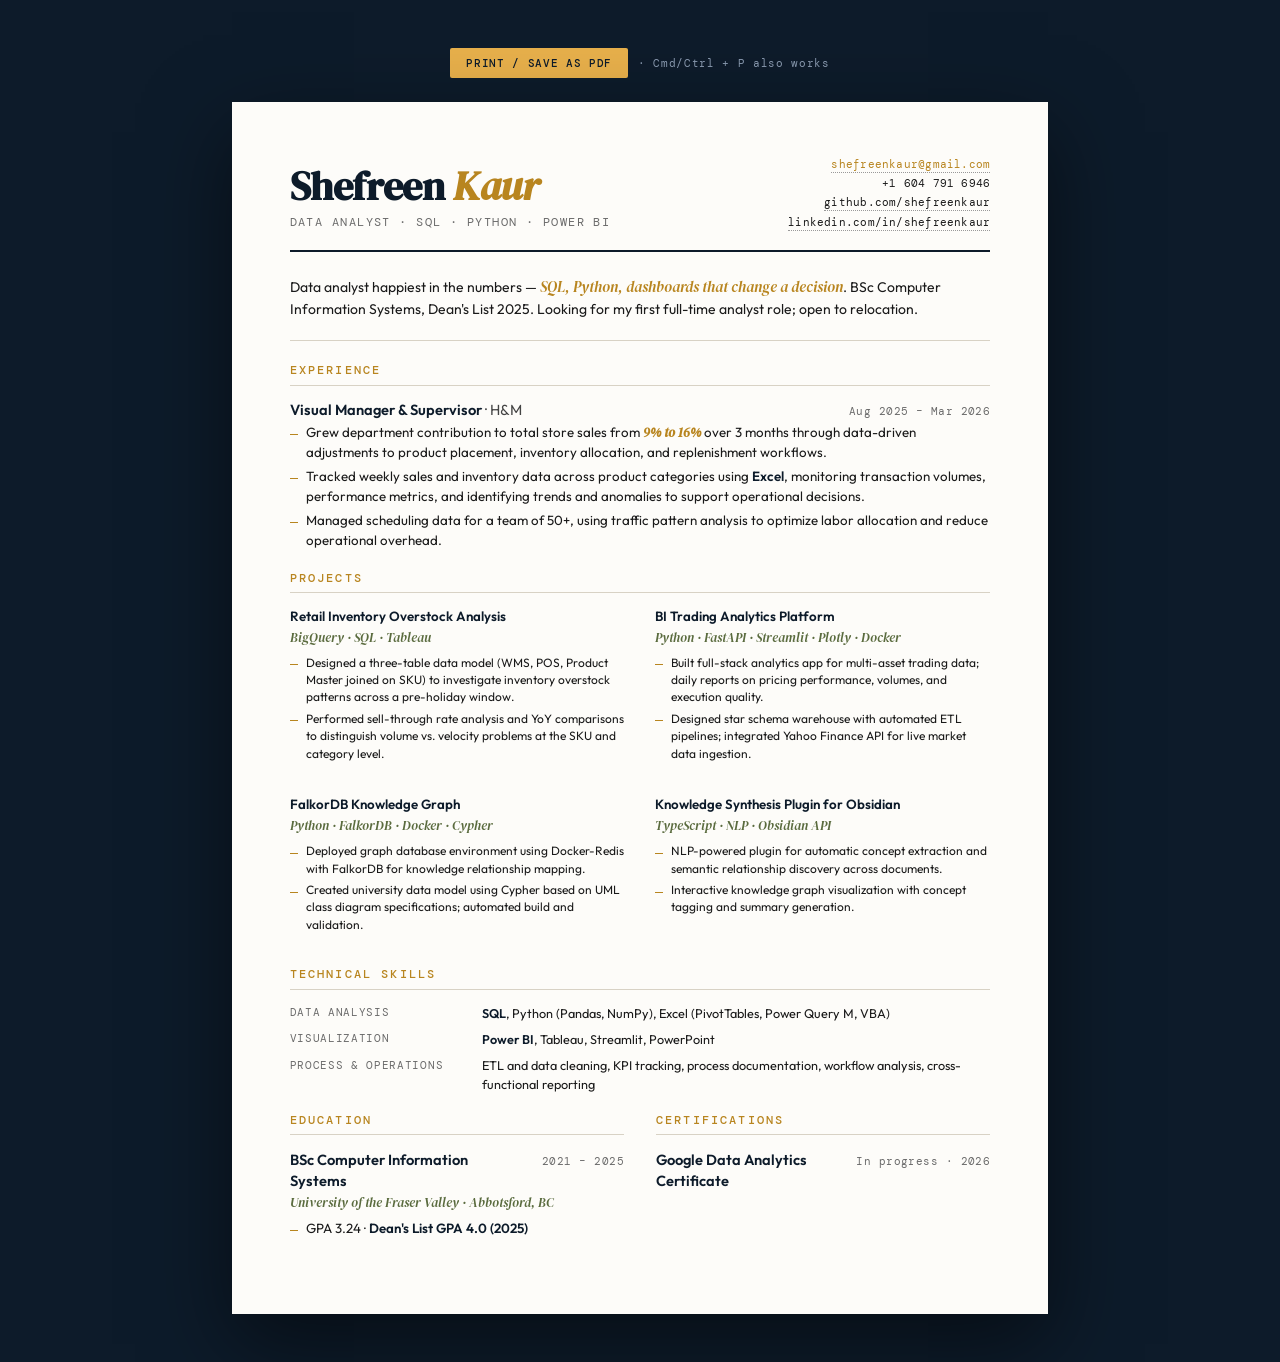
<file: resume.html>
<!doctype html>
<html lang="en">
<head>
<meta charset="UTF-8">
<meta name="viewport" content="width=device-width,initial-scale=1.0">
<title>Shefreen Kaur · Resume</title>
<link rel="stylesheet" href="colors_and_type.css?v=2">
<style>
  *{margin:0;padding:0;box-sizing:border-box}

  /* Screen — viewer-friendly preview, dark like the portfolio */
  body{background:var(--navy);color:var(--fg-1);font-family:var(--font-body);min-height:100vh;
    padding:48px 24px;display:flex;flex-direction:column;align-items:center;gap:24px}

  .toolbar{display:flex;gap:10px;align-items:center;font-family:var(--font-mono);font-size:11px;
    color:var(--fg-muted);letter-spacing:.06em}
  .toolbar button{background:var(--gold);color:var(--navy);border:0;font-family:var(--font-mono);
    font-size:11px;padding:8px 16px;border-radius:var(--r-sharp);cursor:pointer;font-weight:500;
    letter-spacing:.06em}
  .toolbar button:hover{background:var(--gold-2)}

  /* The page itself — designed at US Letter, 8.5×11in. Visible against navy bg. */
  .page{
    background:#fdfcf9;color:#1a1a1a;
    width:8.5in;min-height:11in;padding:0.55in 0.6in;
    box-shadow:0 30px 80px rgba(0,0,0,.5);
    font-family:var(--font-body);font-size:10.5pt;line-height:1.45;
    position:relative;
  }

  /* HEADER */
  .head{border-bottom:1.5pt solid #0d1b2a;padding-bottom:14pt;margin-bottom:18pt;
    display:flex;align-items:flex-end;justify-content:space-between;gap:24pt}
  .head h1{font-family:var(--font-display);font-size:30pt;line-height:1;color:#0d1b2a;
    letter-spacing:-0.01em;font-weight:600}
  .head h1 em{color:#b8851f;font-style:italic}
  .head .role{font-family:var(--font-mono);font-size:9pt;color:#6b6b6b;
    letter-spacing:.12em;text-transform:uppercase;margin-top:6pt}
  .head .contact{font-family:var(--font-mono);font-size:8.5pt;color:#1a1a1a;
    text-align:right;line-height:1.7;letter-spacing:.02em}
  .head .contact a{color:#1a1a1a;text-decoration:none;border-bottom:0.5pt dotted #999}
  .head .contact a:hover{color:#b8851f;border-color:#b8851f}
  .head .contact .gold{color:#b8851f}

  /* SUMMARY */
  .summary{font-size:10.5pt;line-height:1.55;color:#1a1a1a;margin-bottom:16pt;
    padding-bottom:14pt;border-bottom:0.5pt solid #d8d2c5;max-width:none}
  .summary em{font-family:var(--font-display);font-style:italic;color:#b8851f;font-size:11pt}

  /* SECTION */
  .section{margin-bottom:14pt}
  .section h2{font-family:var(--font-mono);font-size:9pt;color:#b8851f;
    letter-spacing:.18em;text-transform:uppercase;margin-bottom:10pt;
    border-bottom:0.5pt solid #d8d2c5;padding-bottom:4pt;font-weight:500}

  /* ENTRY (job, project, school) */
  .entry{margin-bottom:11pt}
  .entry:last-child{margin-bottom:0}
  .entry-head{display:flex;justify-content:space-between;align-items:baseline;gap:12pt;margin-bottom:2pt}
  .entry-title{font-size:11pt;color:#0d1b2a;font-weight:600}
  .entry-title .at{font-weight:400;color:#444}
  .entry-meta{font-family:var(--font-mono);font-size:8.5pt;color:#6b6b6b;
    letter-spacing:.04em;white-space:nowrap}
  .entry-sub{font-size:9.5pt;color:#5a6b3e;margin-bottom:5pt;font-style:italic;font-family:var(--font-display)}
  .entry ul{list-style:none;padding-left:0}
  .entry li{font-size:10pt;line-height:1.5;color:#1a1a1a;padding-left:12pt;position:relative;margin-bottom:3pt}
  .entry li::before{content:'';position:absolute;left:0;top:8pt;width:6pt;height:0.6pt;background:#b8851f}
  .entry li b{color:#0d1b2a;font-weight:600}
  .entry li .num{color:#b8851f;font-weight:600;font-family:var(--font-display);font-style:italic}

  /* TWO-COLUMN for projects to keep one page */
  .proj-grid{display:grid;grid-template-columns:1fr 1fr;gap:14pt 22pt}
  .proj-grid .entry{margin-bottom:8pt}
  .proj-grid .entry li{font-size:9pt;line-height:1.45}
  .proj-grid .entry-title{font-size:10pt}
  .proj-grid .entry-meta{font-size:8pt}

  /* SKILLS */
  .skills{display:grid;grid-template-columns:130pt 1fr;gap:6pt 14pt;font-size:9.5pt}
  .skills .label{font-family:var(--font-mono);font-size:8.5pt;color:#6b6b6b;
    letter-spacing:.06em;text-transform:uppercase;padding-top:1pt}
  .skills .vals{color:#1a1a1a}
  .skills .vals b{color:#0d1b2a;font-weight:600}

  /* EDUCATION + CERT row */
  .ed-row{display:grid;grid-template-columns:1fr 1fr;gap:24pt}

  /* Print — hide chrome, white bg, exact size */
  @media print {
    @page { size: letter; margin: 0; }
    body { background:#fff;padding:0;display:block }
    .toolbar { display:none }
    .page { box-shadow:none;width:8.5in;min-height:11in;margin:0 }
  }

  @media (max-width:900px){
    body{padding:16px 8px}
    .page{width:100%;padding:24px 18px;font-size:11pt}
    .head{flex-direction:column;align-items:flex-start;gap:10pt}
    .head .contact{text-align:left}
    .proj-grid{grid-template-columns:1fr}
    .skills{grid-template-columns:1fr}
    .ed-row{grid-template-columns:1fr;gap:14pt}
  }
</style>
</head>
<body>

<div class="toolbar">
  <button onclick="window.print()">PRINT / SAVE AS PDF</button>
  <span>· Cmd/Ctrl + P also works</span>
</div>

<div class="page" data-screen-label="01 Resume">

  <header class="head">
    <div>
      <h1>Shefreen <em>Kaur</em></h1>
      <div class="role">Data Analyst · SQL · Python · Power BI</div>
    </div>
    <div class="contact">
      <div><a href="mailto:shefreenkaur@gmail.com" class="gold">shefreenkaur@gmail.com</a></div>
      <div>+1 604 791 6946</div>
      <div><a href="https://github.com/shefreenkaur" target="_blank" rel="noreferrer">github.com/shefreenkaur</a></div>
      <div><a href="https://linkedin.com/in/shefreenkaur" target="_blank" rel="noreferrer">linkedin.com/in/shefreenkaur</a></div>
    </div>
  </header>

  <p class="summary">
    Data analyst happiest in the numbers — <em>SQL, Python, dashboards that change a decision</em>. BSc Computer Information Systems, Dean's List 2025. Looking for my first full-time analyst role; open to relocation.
  </p>

  <section class="section">
    <h2>Experience</h2>
    <div class="entry">
      <div class="entry-head">
        <div class="entry-title">Visual Manager &amp; Supervisor <span class="at">· H&amp;M</span></div>
        <div class="entry-meta">Aug 2025 – Mar 2026</div>
      </div>
      <ul>
        <li>Grew department contribution to total store sales from <span class="num">9% to 16%</span> over 3 months through data-driven adjustments to product placement, inventory allocation, and replenishment workflows.</li>
        <li>Tracked weekly sales and inventory data across product categories using <b>Excel</b>, monitoring transaction volumes, performance metrics, and identifying trends and anomalies to support operational decisions.</li>
        <li>Managed scheduling data for a team of 50+, using traffic pattern analysis to optimize labor allocation and reduce operational overhead.</li>
      </ul>
    </div>
  </section>

  <section class="section">
    <h2>Projects</h2>
    <div class="proj-grid">

      <div class="entry">
        <div class="entry-head">
          <div class="entry-title">Retail Inventory Overstock Analysis</div>
        </div>
        <div class="entry-sub">BigQuery · SQL · Tableau</div>
        <ul>
          <li>Designed a three-table data model (WMS, POS, Product Master joined on SKU) to investigate inventory overstock patterns across a pre-holiday window.</li>
          <li>Performed sell-through rate analysis and YoY comparisons to distinguish volume vs. velocity problems at the SKU and category level.</li>
        </ul>
      </div>

      <div class="entry">
        <div class="entry-head">
          <div class="entry-title">BI Trading Analytics Platform</div>
        </div>
        <div class="entry-sub">Python · FastAPI · Streamlit · Plotly · Docker</div>
        <ul>
          <li>Built full-stack analytics app for multi-asset trading data; daily reports on pricing performance, volumes, and execution quality.</li>
          <li>Designed star schema warehouse with automated ETL pipelines; integrated Yahoo Finance API for live market data ingestion.</li>
        </ul>
      </div>

      <div class="entry">
        <div class="entry-head">
          <div class="entry-title">FalkorDB Knowledge Graph</div>
        </div>
        <div class="entry-sub">Python · FalkorDB · Docker · Cypher</div>
        <ul>
          <li>Deployed graph database environment using Docker-Redis with FalkorDB for knowledge relationship mapping.</li>
          <li>Created university data model using Cypher based on UML class diagram specifications; automated build and validation.</li>
        </ul>
      </div>

      <div class="entry">
        <div class="entry-head">
          <div class="entry-title">Knowledge Synthesis Plugin for Obsidian</div>
        </div>
        <div class="entry-sub">TypeScript · NLP · Obsidian API</div>
        <ul>
          <li>NLP-powered plugin for automatic concept extraction and semantic relationship discovery across documents.</li>
          <li>Interactive knowledge graph visualization with concept tagging and summary generation.</li>
        </ul>
      </div>

    </div>
  </section>

  <section class="section">
    <h2>Technical Skills</h2>
    <div class="skills">
      <div class="label">Data Analysis</div>
      <div class="vals"><b>SQL</b>, Python (Pandas, NumPy), Excel (PivotTables, Power Query M, VBA)</div>
      <div class="label">Visualization</div>
      <div class="vals"><b>Power BI</b>, Tableau, Streamlit, PowerPoint</div>
      <div class="label">Process &amp; Operations</div>
      <div class="vals">ETL and data cleaning, KPI tracking, process documentation, workflow analysis, cross-functional reporting</div>
    </div>
  </section>

  <div class="ed-row">
    <section class="section">
      <h2>Education</h2>
      <div class="entry">
        <div class="entry-head">
          <div class="entry-title">BSc Computer Information Systems</div>
          <div class="entry-meta">2021 – 2025</div>
        </div>
        <div class="entry-sub">University of the Fraser Valley · Abbotsford, BC</div>
        <ul>
          <li>GPA 3.24 · <b>Dean's List GPA 4.0 (2025)</b></li>
        </ul>
      </div>
    </section>

    <section class="section">
      <h2>Certifications</h2>
      <div class="entry">
        <div class="entry-head">
          <div class="entry-title">Google Data Analytics Certificate</div>
          <div class="entry-meta">In progress · 2026</div>
        </div>
      </div>
    </section>
  </div>

</div>

</body>
</html>
</file>
<file: colors_and_type.css>
/* ==========================================================================
   Shefreen Kaur · Design System
   Colors & Type tokens
   --------------------------------------------------------------------------
   The portfolio sits at the intersection of two worlds Shefreen lives in:
   - Data analysis: precise, monospaced, structured, navy + amber.
   - Whimsy / fantasy writing + 3D worlds: serif italics, soft glow,
     a warm "lit window in the dark" feel.

   Two palettes are exposed:
   - "Analyst Navy" (default) — used on the portfolio index.
   - "Voxel Sage" (accent surface) — used on the 3D project page.
   --------------------------------------------------------------------------
   ========================================================================== */

@import url('https://fonts.googleapis.com/css2?family=DM+Serif+Display:ital@0;1&family=DM+Mono:wght@400;500&family=Outfit:wght@300;400;500;600&display=swap');

:root {
  /* ----------------------------------------------------------------------
     PRIMARY PALETTE — "Analyst Navy" (with gold + green whimsy + ember red)
     Deep navy stays as the base — it's the late-night-dashboard calm.
     Gold is the lit-window glow (links, italics, primary CTA).
     Forest green is the whimsy slot — moss, a Godot-scene leaf — used on
     accent ornaments, secondary tags, the hover strip on a "fun" card.
     Ember red is RARE — reserved for one highlight per page (a stat
     callout, a "now hiring me" pulse). Treat it like saffron: pinch, not
     handful.
     ---------------------------------------------------------------------- */
  --navy:        #0d1b2a;  /* page background — deepest */
  --navy-2:      #162033;  /* card surface */
  --navy-3:      #1e2d40;  /* nested chip / inset surface */
  --navy-4:      #2a3a4d;  /* divider, hairline border */

  --gold:        #e8b04b;  /* primary accent — was --amber */
  --gold-2:      #ffd071;  /* hover / brighter */
  --gold-soft:   rgba(232, 176, 75, 0.08);
  --gold-line:   rgba(232, 176, 75, 0.30);

  --moss:        #6fae6a;  /* secondary accent — forest/sage green */
  --moss-2:      #8cc684;  /* hover */
  --moss-soft:   rgba(111, 174, 106, 0.10);
  --moss-line:   rgba(111, 174, 106, 0.32);

  --ember:       #c8553d;  /* rare accent — one use per page */
  --ember-2:     #e2715a;
  --ember-soft:  rgba(200, 85, 61, 0.10);
  --ember-line:  rgba(200, 85, 61, 0.30);

  /* Backwards-compat aliases — older preview cards still reference --amber */
  --amber:       var(--gold);
  --amber-2:     var(--gold-2);
  --amber-soft:  var(--gold-soft);
  --amber-line:  var(--gold-line);

  /* ----------------------------------------------------------------------
     SECONDARY PALETTE — "Voxel Sage" (3D project page)
     Cinematic, mossy, the green glow of a Godot scene. Used sparingly.
     ---------------------------------------------------------------------- */
  --slate:       #1f2937;  /* alt page background */
  --slate-2:     #374151;  /* gradient end */
  --sage:        #34d399;  /* alt accent */
  --sage-deep:   #059669;  /* gradient end for sage */
  --sage-soft:   rgba(52, 211, 153, 0.10);
  --sage-line:   rgba(52, 211, 153, 0.30);

  /* ----------------------------------------------------------------------
     SEMANTIC FOREGROUNDS
     ---------------------------------------------------------------------- */
  --fg-1:        #e8edf2;  /* primary text on navy */
  --fg-2:        #f9fafb;  /* primary text on slate (slightly cooler) */
  --fg-muted:    #8a9ab0;  /* body copy, dates, secondary */
  --fg-faint:    #2a3a4d;  /* numerals like "01", quiet ornaments */

  /* ----------------------------------------------------------------------
     SUPPORTING COLORS — used in the 3D project's pros/cons & accents
     ---------------------------------------------------------------------- */
  --lime:        #84cc16;  /* "advantages" tick */
  --orange:      #f97316;  /* "considerations" warn */

  /* ----------------------------------------------------------------------
     TYPOGRAPHY
     - DM Serif Display: name, project titles, big "let's work together".
       Italic variant carries the whimsy — used on the second word
       ("Kaur", "together", "Together").
     - Outfit: body sans, UI text, role lines. Light → semibold.
     - DM Mono: tags, dates, repo links, section labels. Tracking +0.06–0.10em.
     ---------------------------------------------------------------------- */
  --font-display: 'DM Serif Display', Georgia, serif;
  --font-body:    'Outfit', system-ui, -apple-system, 'Segoe UI', sans-serif;
  --font-mono:    'DM Mono', ui-monospace, 'SF Mono', Menlo, monospace;

  /* Type scale — fluid-friendly, used as named roles */
  --t-display:    56px;   /* hero name */
  --t-h1:         38px;   /* mobile hero */
  --t-h2:         28px;   /* contact bar headline */
  --t-h3:         22px;   /* project title */
  --t-h4:         17px;   /* role title */
  --t-body:       16px;   /* default body */
  --t-sm:         13px;   /* card body, descriptions */
  --t-xs:         12px;   /* link copy, dates */
  --t-mono:       11px;   /* tags, labels — uppercased */
  --t-mono-tiny:  10px;   /* type chips, ULTRA quiet */

  /* Letter-spacing presets */
  --track-loose:  0.10em; /* SECTION LABELS */
  --track-mid:    0.08em; /* mono link copy */
  --track-tight:  0.06em; /* skill group titles */

  /* Line heights */
  --lh-tight:     1.05;   /* display name */
  --lh-snug:      1.20;   /* h3 */
  --lh-body:      1.70;   /* paragraph body */

  /* ----------------------------------------------------------------------
     RADII, SHADOWS, MOTION
     The system is intentionally low on roundness — 2px on chips/buttons,
     4px on cards. No big pillowy radii. Borders > shadows.
     ---------------------------------------------------------------------- */
  --r-sharp:     2px;     /* chips, buttons, mono tags */
  --r-card:      4px;     /* project & skill cards */
  --r-pill:      25px;    /* 3D-project back button only */
  --r-soft:      12px;    /* tech category, feature card on slate page */

  --shadow-lift: 0 1px 0 rgba(255,255,255,0.02) inset;
  --shadow-card: 0 0 0 1px var(--navy-4);
  --shadow-glow: 0 0 0 1px var(--amber-line);

  /* Hover translation — projects lift 2px */
  --lift:        translateY(-2px);
  --lift-strong: translateY(-5px);  /* feature cards on slate page */

  /* Motion */
  --ease:        cubic-bezier(0.4, 0, 0.2, 1);
  --dur-fast:    0.20s;
  --dur-mid:     0.25s;
  --dur-slow:    0.30s;

  /* ----------------------------------------------------------------------
     SPACING — 8pt-ish, with a 4 step for tight chip padding
     ---------------------------------------------------------------------- */
  --s-1: 4px;
  --s-2: 8px;
  --s-3: 12px;
  --s-4: 16px;
  --s-5: 20px;
  --s-6: 24px;
  --s-7: 32px;
  --s-8: 40px;
  --s-9: 48px;
  --s-10: 64px;
  --s-11: 80px;
}

/* =========================================================================
   SEMANTIC ROLES — drop-in classes that match the portfolio's existing usage
   ========================================================================= */

.ds-hero-name {
  font-family: var(--font-display);
  font-size: var(--t-display);
  line-height: var(--lh-tight);
  color: var(--fg-1);
}
.ds-hero-name em {
  font-style: italic;
  color: var(--amber);
}

.ds-h3 {
  font-family: var(--font-display);
  font-size: var(--t-h3);
  line-height: var(--lh-snug);
  color: var(--fg-1);
}

.ds-body {
  font-family: var(--font-body);
  font-size: var(--t-body);
  line-height: var(--lh-body);
  color: var(--fg-1);
  font-weight: 300;
}

.ds-body-sm {
  font-family: var(--font-body);
  font-size: var(--t-sm);
  line-height: var(--lh-body);
  color: var(--fg-muted);
}

.ds-mono-label {
  font-family: var(--font-mono);
  font-size: var(--t-mono);
  letter-spacing: var(--track-loose);
  text-transform: uppercase;
  color: var(--amber);
}

.ds-mono-tag {
  font-family: var(--font-mono);
  font-size: var(--t-mono);
  color: var(--amber);
  border: 1px solid var(--amber-line);
  padding: 4px 12px;
  border-radius: var(--r-sharp);
  letter-spacing: var(--track-mid);
}

.ds-mono-chip {
  font-family: var(--font-mono);
  font-size: var(--t-xs);
  color: var(--fg-muted);
  background: var(--navy-3);
  padding: 4px 10px;
  border-radius: var(--r-sharp);
}
</file>
